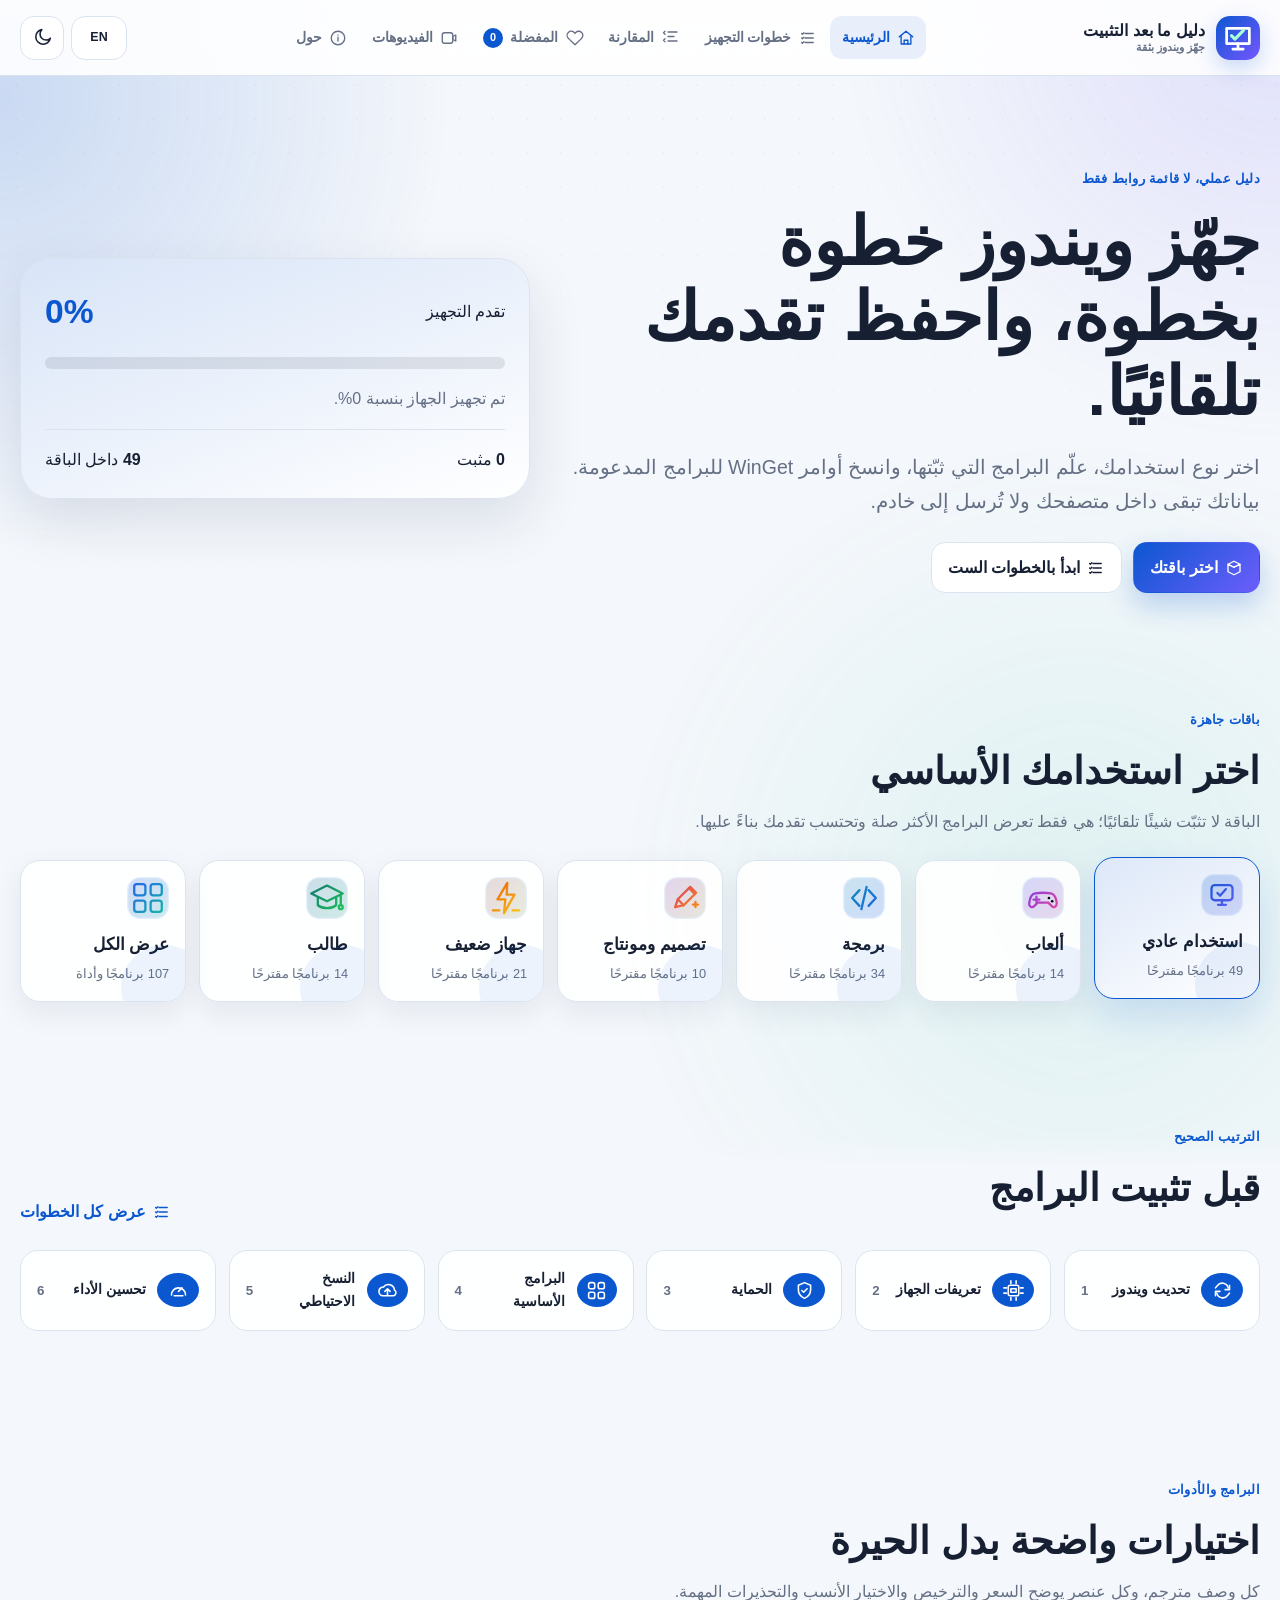
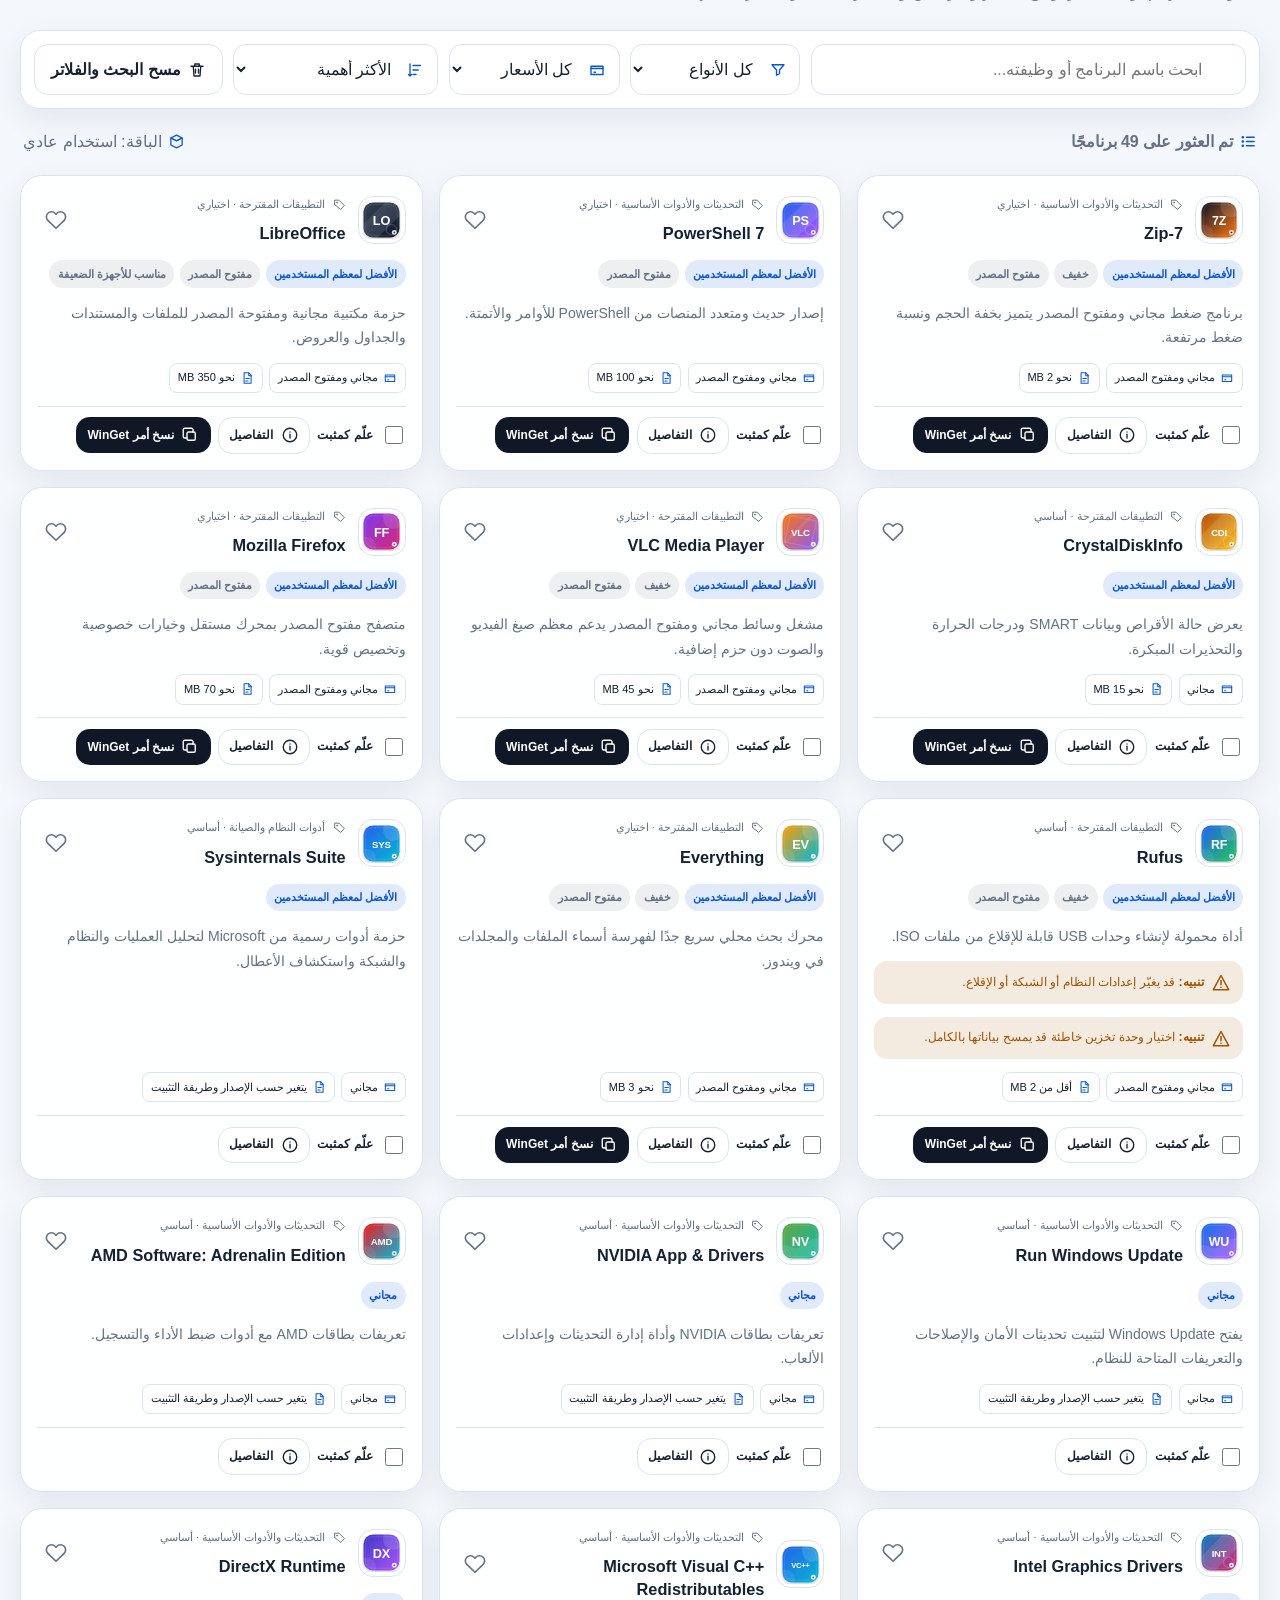
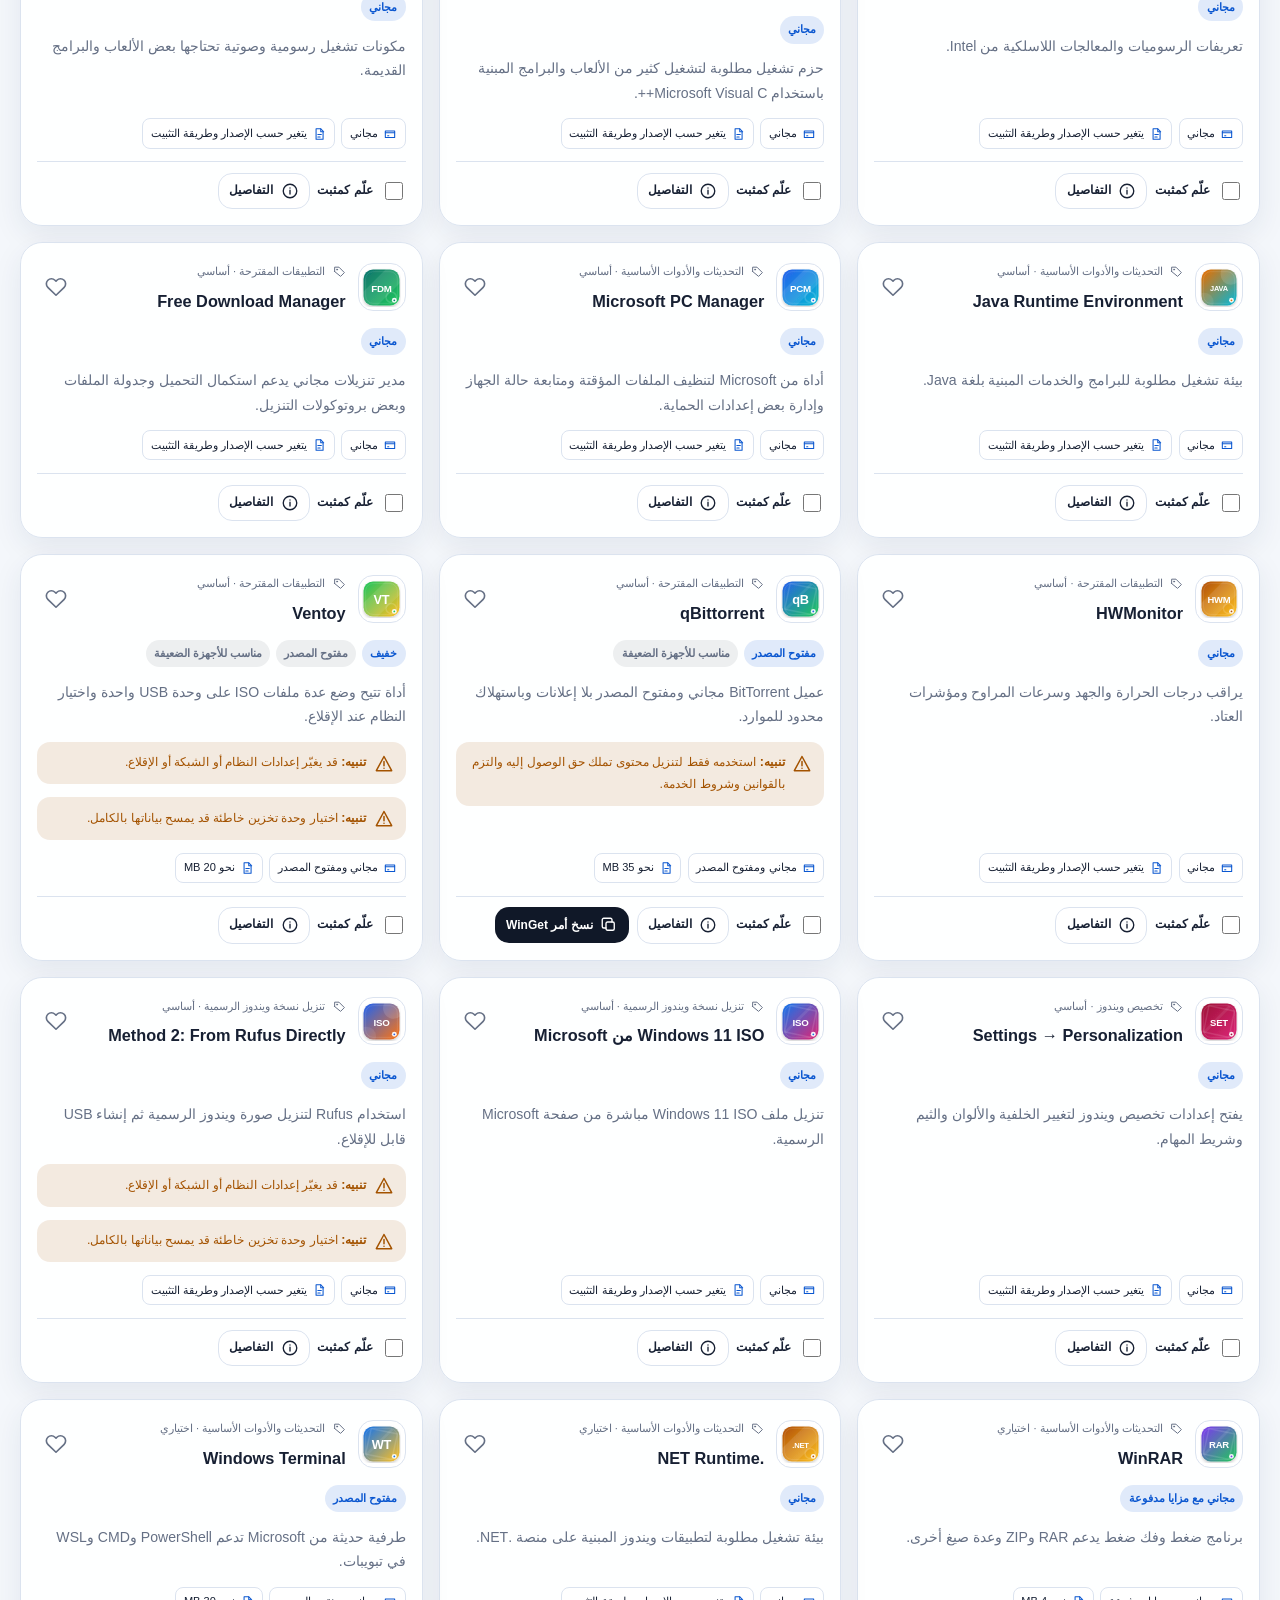
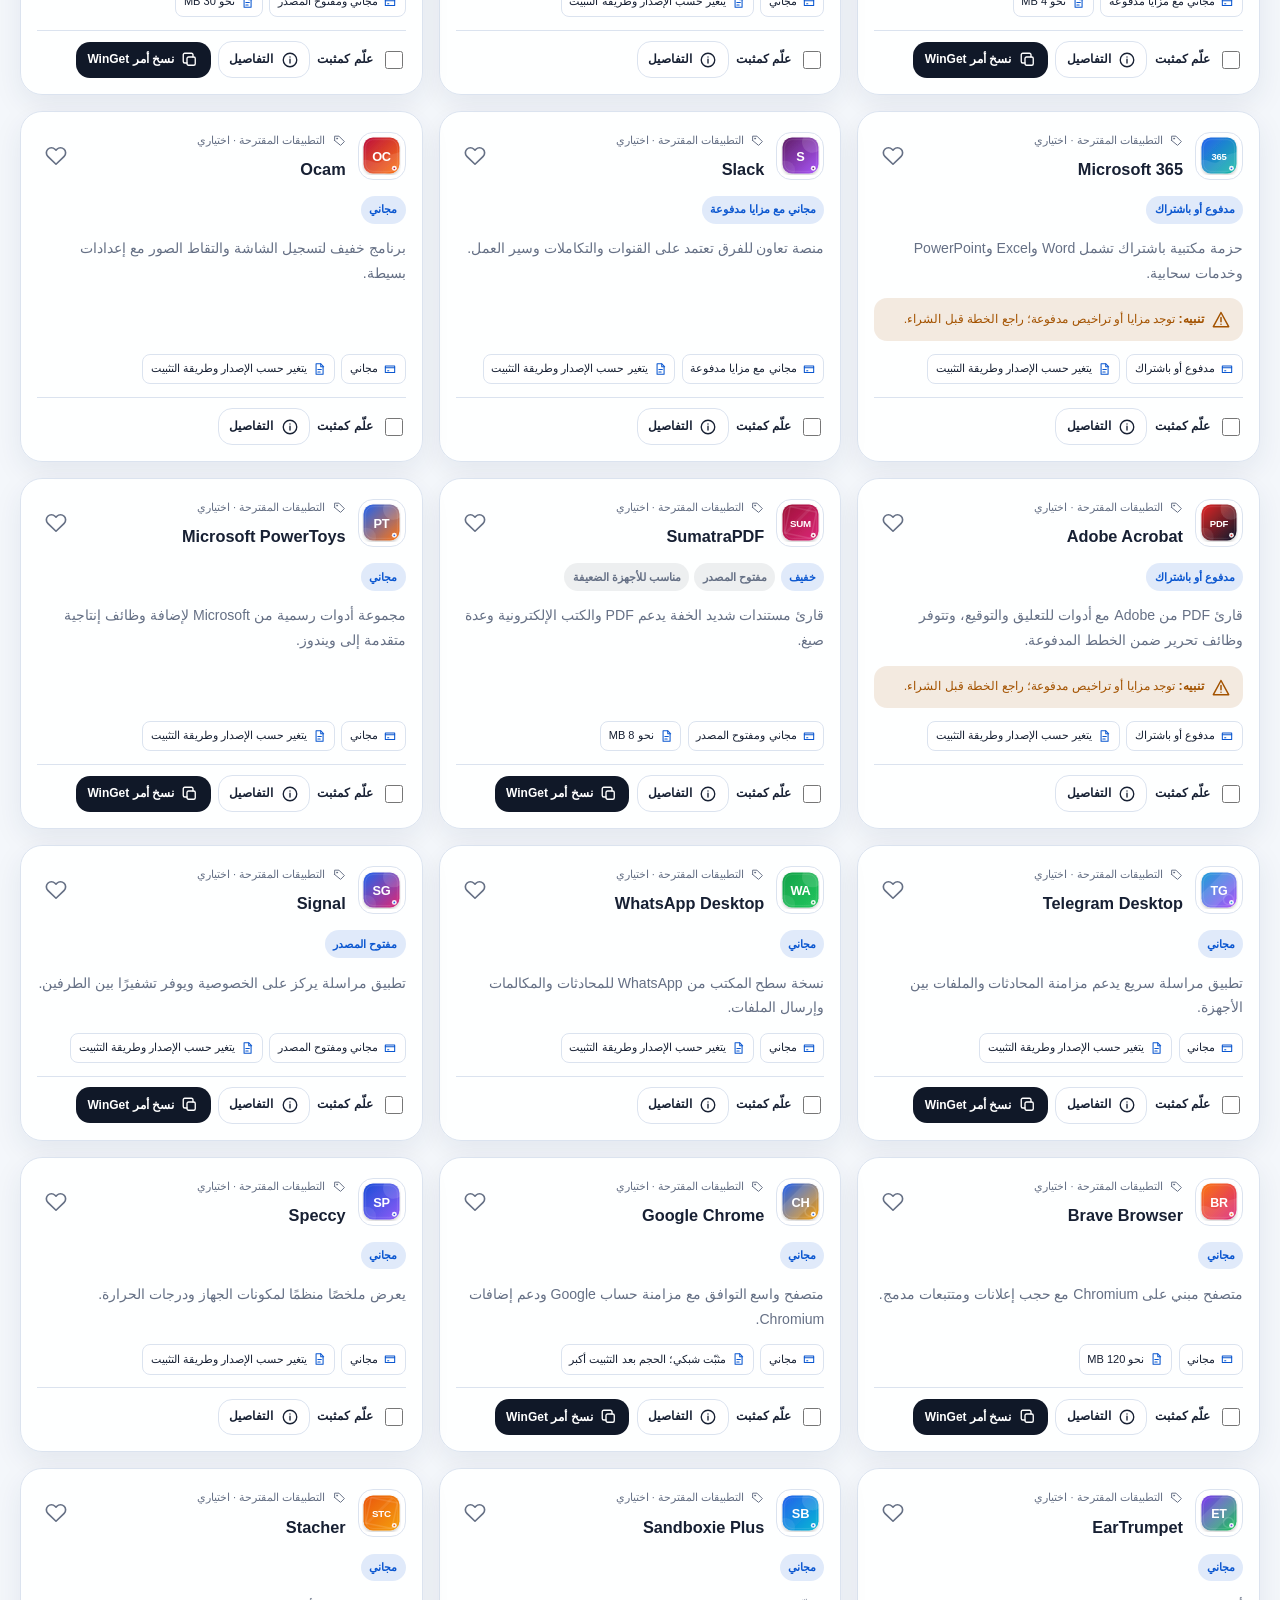
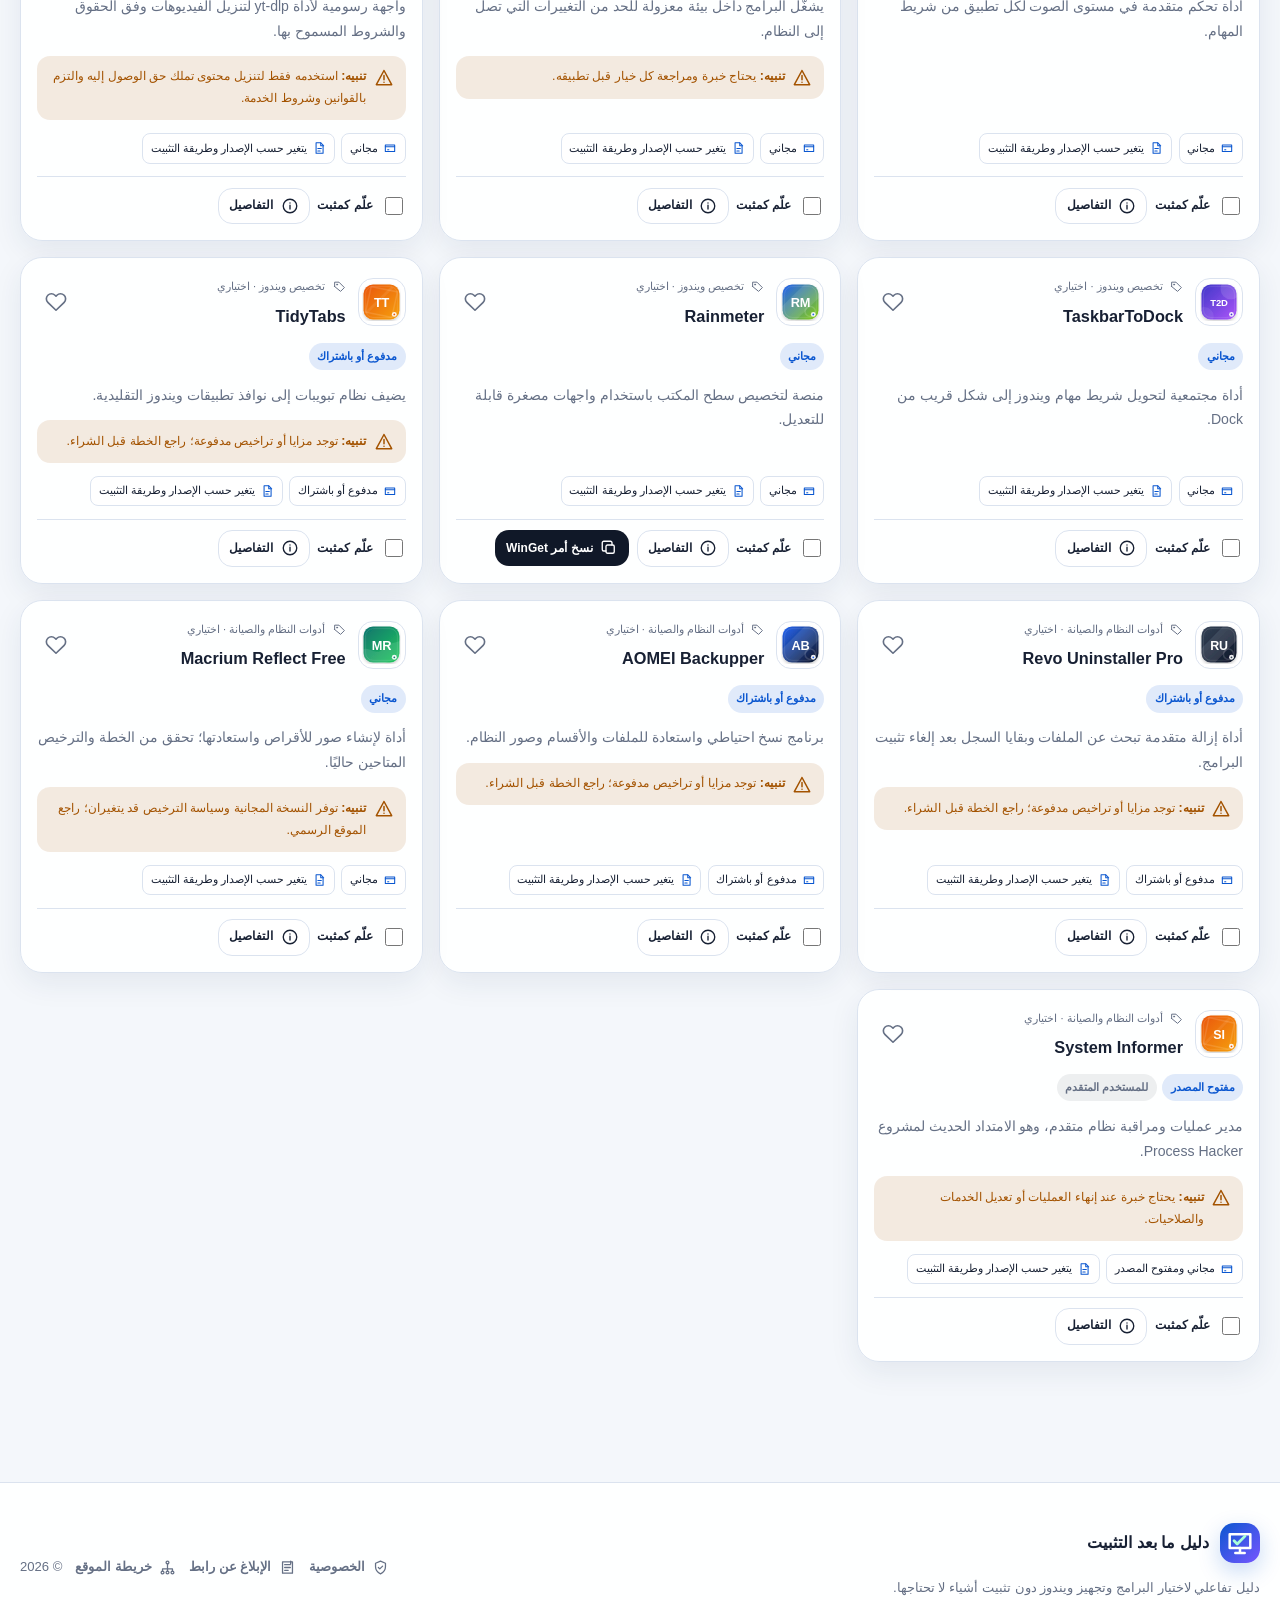
<file: index.html>
<!doctype html>
<html lang="ar" dir="rtl">
<head>
  <meta charset="utf-8">
  <meta name="viewport" content="width=device-width, initial-scale=1">
  <meta name="description" content="دليل عربي تفاعلي لاختيار برامج ويندوز حسب الاستخدام، متابعة التثبيت، المقارنة، وحفظ المفضلة.">
  <meta name="theme-color" content="#0b57d0">
  <meta name="color-scheme" content="light dark">
  <meta property="og:type" content="website">
  <meta property="og:locale" content="ar_AR">
  <meta property="og:title" content="دليل ما بعد تثبيت ويندوز">
  <meta property="og:description" content="دليل عربي تفاعلي لاختيار برامج ويندوز حسب الاستخدام، متابعة التثبيت، المقارنة، وحفظ المفضلة.">
  <meta property="og:image" content="https://your-domain.com/assets/og-image.png">
  <meta property="og:site_name" content="دليل ما بعد التثبيت">
  <meta name="twitter:image" content="https://your-domain.com/assets/og-image.png">
  <meta property="og:url" content="https://your-domain.com/index.html">
  <meta name="twitter:card" content="summary_large_image">
  <link rel="canonical" href="https://your-domain.com/index.html">
  <link rel="icon" href="favicon.svg" type="image/svg+xml">
  <link rel="alternate icon" href="favicon.ico">
<link rel="stylesheet" href="assets/styles.css">
  <title>دليل ما بعد تثبيت ويندوز</title>
  <script>try{const r=document.documentElement;const l=localStorage.getItem('post-guide-lang')||'ar';const theme=localStorage.getItem('post-guide-theme')||(matchMedia('(prefers-color-scheme: dark)').matches?'dark':'light');r.lang=l==='en'?'en':'ar';r.dir=r.lang==='ar'?'rtl':'ltr';r.dataset.lang=r.lang;r.dataset.theme=theme}catch(e){}</script>
</head>
<body data-page="home">
<div class="reading-progress" aria-hidden="true"><span data-reading-progress></span></div>
<a class="skip-link" href="#main-content">تجاوز إلى المحتوى</a>
<header class="site-header">
  <div class="container nav-wrap">
    <a class="brand" href="index.html" aria-label="دليل ما بعد التثبيت - الرئيسية">
      <img class="brand-logo" src="assets/logo.svg" alt="" width="44" height="44">
      <span class="brand-text">دليل ما بعد التثبيت<small>جهّز ويندوز بثقة</small></span>
    </a>
    <nav class="nav-links" aria-label="التنقل الرئيسي">
      <a class="nav-link" data-nav="home" href="index.html">الرئيسية</a>
      <a class="nav-link" data-nav="steps" href="steps.html">خطوات التجهيز</a>
      <a class="nav-link" data-nav="compare" href="compare.html">المقارنة</a>
      <a class="nav-link" data-nav="favorites" href="favorites.html">المفضلة <span class="nav-count" data-favorite-count>0</span></a>
      <a class="nav-link" data-nav="videos" href="videos.html">الفيديوهات</a>
      <a class="nav-link" data-nav="about" href="about.html">حول</a>
    </nav>
    <div class="nav-actions">
      <button class="icon-btn lang-btn" type="button" data-lang-toggle aria-label="Switch language">EN</button>
<button class="icon-btn" type="button" data-theme-toggle aria-label="تفعيل الوضع الليلي">◐</button>
      <button class="icon-btn menu-toggle" type="button" data-menu-toggle aria-label="فتح القائمة" aria-expanded="false">☰</button>
    </div>
  </div>
</header>
<main id="main-content">
<section class="hero hero-home"><div class="container hero-grid">
  <div><span class="eyebrow">دليل عملي، لا قائمة روابط فقط</span><h1>جهّز ويندوز خطوة بخطوة، واحفظ تقدمك تلقائيًا.</h1>
  <p class="hero-copy">اختر نوع استخدامك، علّم البرامج التي ثبّتها، وانسخ أوامر WinGet للبرامج المدعومة. بياناتك تبقى داخل متصفحك ولا تُرسل إلى خادم.</p>
  <div class="hero-actions"><a class="btn btn-primary" href="#packages">اختر باقتك</a><a class="btn btn-ghost" href="steps.html">ابدأ بالخطوات الست</a></div></div>
  <aside class="progress-card" aria-label="تقدم تجهيز الجهاز">
    <div class="progress-head"><span>تقدم التجهيز</span><strong data-progress-percent>0%</strong></div>
    <div class="progress-track"><span data-progress-bar></span></div>
    <p data-progress-text>لم تحدد أي برنامج كمثبت بعد.</p>
    <div class="mini-stats"><span><strong data-installed-count>0</strong> مثبت</span><span><strong data-package-total>0</strong> داخل الباقة</span></div>
  </aside>
</div></section>
<section class="section-sm" id="packages"><div class="container">
  <div class="section-heading"><div><span class="kicker">باقات جاهزة</span><h2>اختر استخدامك الأساسي</h2><p>الباقة لا تثبّت شيئًا تلقائيًا؛ هي فقط تعرض البرامج الأكثر صلة وتحتسب تقدمك بناءً عليها.</p></div></div>
  <div class="package-grid" id="package-selector"></div>
</div></section>
<section class="section steps-preview"><div class="container">
  <div class="section-heading"><div><span class="kicker">الترتيب الصحيح</span><h2>قبل تثبيت البرامج</h2></div><a class="text-link" href="steps.html">عرض كل الخطوات ←</a></div>
  <div class="step-strip" id="steps-preview"></div>
</div></section>
<section class="section" id="programs"><div class="container">
  <div class="section-heading"><div><span class="kicker">البرامج والأدوات</span><h2>اختيارات واضحة بدل الحيرة</h2><p>كل وصف مترجم، وكل عنصر يوضح السعر والترخيص والاختيار الأنسب والتحذيرات المهمة.</p></div></div>
  <div class="controls" id="sticky-controls">
    <label class="search"><span aria-hidden="true">⌕</span><input id="app-search" type="search" placeholder="ابحث باسم البرنامج أو وظيفته..." autocomplete="off"></label>
    <select id="type-filter" aria-label="نوع البرنامج"><option value="all">كل الأنواع</option><option value="essential">أساسي</option><option value="optional">اختياري</option><option value="dev">متقدم / مطور</option></select>
    <select id="price-filter" aria-label="السعر"><option value="all">كل الأسعار</option><option value="free">مجاني</option><option value="opensource">مفتوح المصدر</option><option value="paid">مدفوع</option></select>
    <select id="sort-filter" aria-label="الترتيب"><option value="priority">الأكثر أهمية</option><option value="name">الاسم</option><option value="free">المجاني أولًا</option><option value="opensource">المفتوح المصدر أولًا</option><option value="newest">الأحدث إضافة</option></select>
    <button class="btn btn-muted" id="clear-filters" type="button">مسح البحث والفلاتر</button>
  </div>
  <div class="results-line"><strong id="results-count">—</strong><span id="active-package-label"></span></div>
  <div class="app-grid" id="app-grid" aria-live="polite"></div>
</div></section>
</main><button class="back-top" type="button" data-back-top aria-label="العودة إلى أعلى الصفحة">↑</button>
<div class="toast" role="status" aria-live="polite" data-toast></div>
<footer class="site-footer">
  <div class="container footer-grid">
    <div>
      <a class="brand" href="index.html"><img class="brand-logo" src="assets/logo.svg" alt="" width="40" height="40"><span class="brand-text">دليل ما بعد التثبيت</span></a>
      <p class="footer-copy">دليل تفاعلي لاختيار البرامج وتجهيز ويندوز دون تثبيت أشياء لا تحتاجها.</p>
    </div>
    <div class="footer-links">
      <a href="privacy.html">الخصوصية</a><a href="report.html">الإبلاغ عن رابط</a><a href="sitemap.html">خريطة الموقع</a><span>© <span data-year></span></span>
    </div>
  </div>
</footer>
<script src="assets/data.js"></script>
<script src="assets/app.js"></script>
</body></html>
</file>
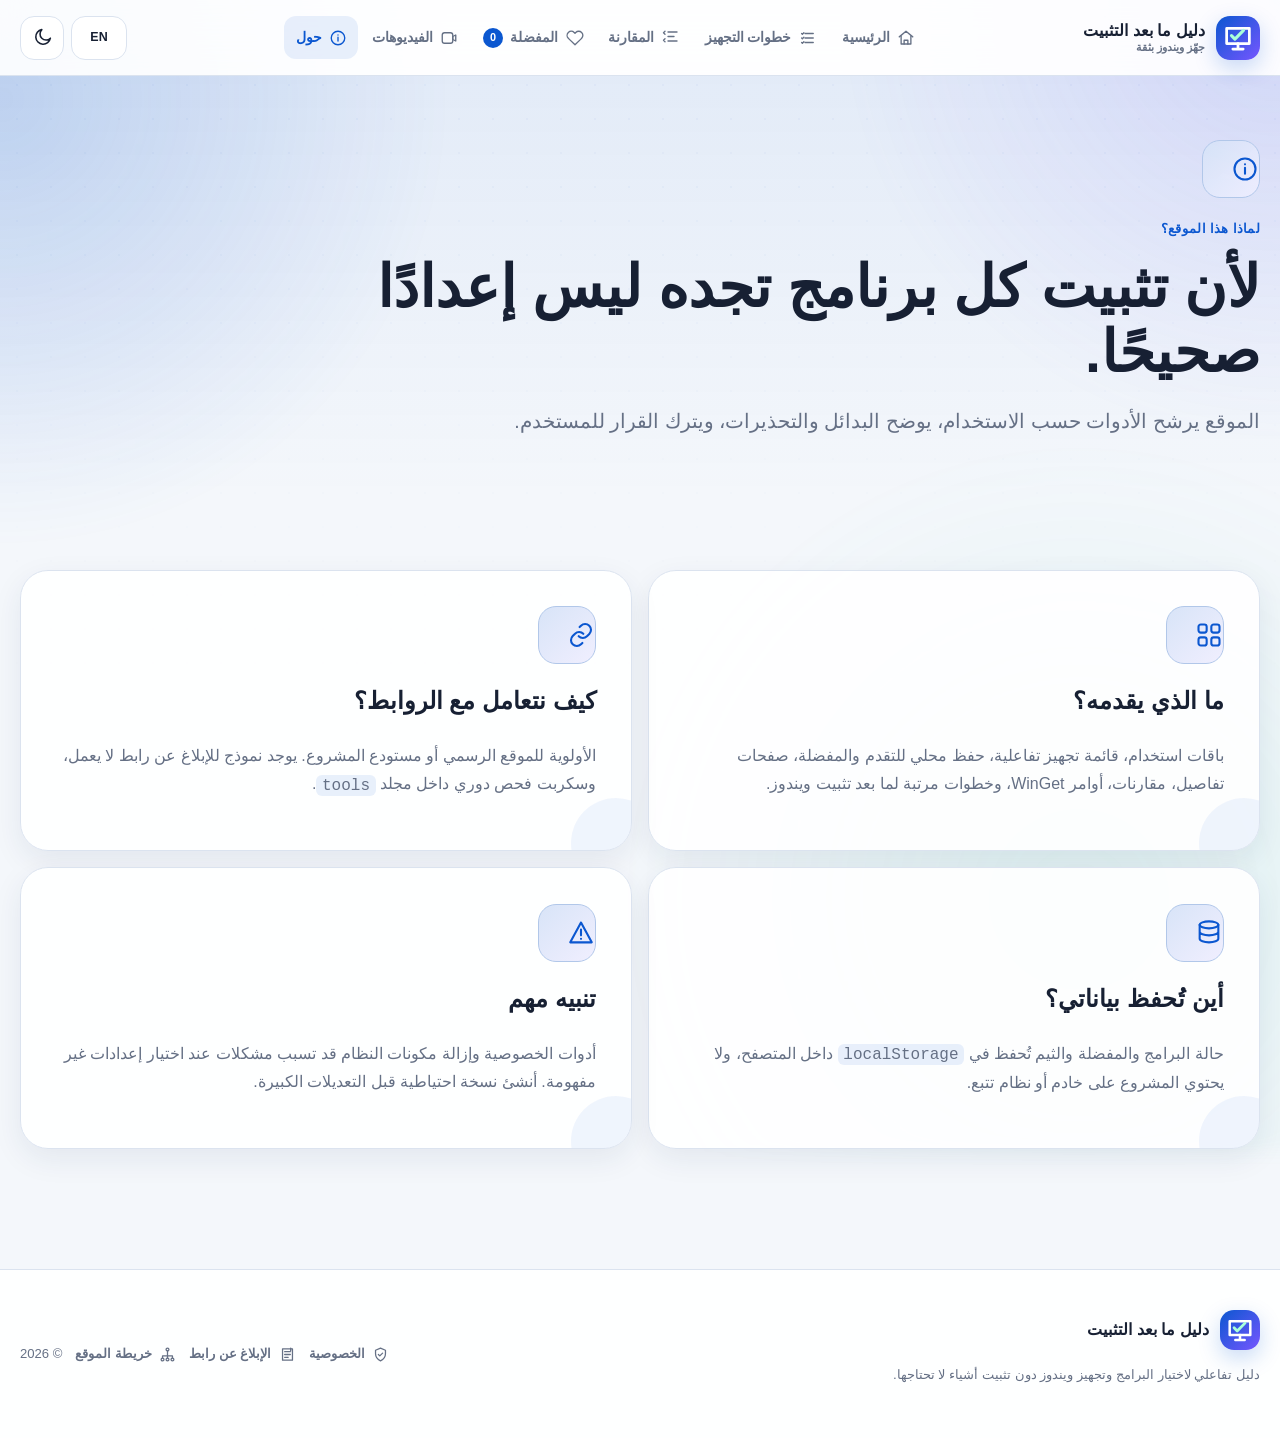
<file: about.html>
<!doctype html>
<html lang="ar" dir="rtl">
<head>
  <meta charset="utf-8">
  <meta name="viewport" content="width=device-width, initial-scale=1">
  <meta name="description" content="تعرف على هدف الموقع وطريقة حفظ البيانات ومصادر الروابط.">
  <meta name="theme-color" content="#0b57d0">
  <meta name="color-scheme" content="light dark">
  <meta property="og:type" content="website">
  <meta property="og:locale" content="ar_AR">
  <meta property="og:title" content="حول الموقع | دليل ما بعد التثبيت">
  <meta property="og:description" content="تعرف على هدف الموقع وطريقة حفظ البيانات ومصادر الروابط.">
  <meta property="og:image" content="https://your-domain.com/assets/og-image.png">
  <meta property="og:site_name" content="دليل ما بعد التثبيت">
  <meta name="twitter:image" content="https://your-domain.com/assets/og-image.png">
  <meta property="og:url" content="https://your-domain.com/about.html">
  <meta name="twitter:card" content="summary_large_image">
  <link rel="canonical" href="https://your-domain.com/about.html">
  <link rel="icon" href="favicon.svg" type="image/svg+xml">
  <link rel="alternate icon" href="favicon.ico">
<link rel="stylesheet" href="assets/styles.css">
  <title>حول الموقع | دليل ما بعد التثبيت</title>
  <script>try{const r=document.documentElement;const l=localStorage.getItem('post-guide-lang')||'ar';const theme=localStorage.getItem('post-guide-theme')||(matchMedia('(prefers-color-scheme: dark)').matches?'dark':'light');r.lang=l==='en'?'en':'ar';r.dir=r.lang==='ar'?'rtl':'ltr';r.dataset.lang=r.lang;r.dataset.theme=theme}catch(e){}</script>
</head>
<body data-page="about">
<div class="reading-progress" aria-hidden="true"><span data-reading-progress></span></div>
<a class="skip-link" href="#main-content">تجاوز إلى المحتوى</a>
<header class="site-header">
  <div class="container nav-wrap">
    <a class="brand" href="index.html" aria-label="دليل ما بعد التثبيت - الرئيسية">
      <img class="brand-logo" src="assets/logo.svg" alt="" width="44" height="44">
      <span class="brand-text">دليل ما بعد التثبيت<small>جهّز ويندوز بثقة</small></span>
    </a>
    <nav class="nav-links" aria-label="التنقل الرئيسي">
      <a class="nav-link" data-nav="home" href="index.html">الرئيسية</a>
      <a class="nav-link" data-nav="steps" href="steps.html">خطوات التجهيز</a>
      <a class="nav-link" data-nav="compare" href="compare.html">المقارنة</a>
      <a class="nav-link" data-nav="favorites" href="favorites.html">المفضلة <span class="nav-count" data-favorite-count>0</span></a>
      <a class="nav-link" data-nav="videos" href="videos.html">الفيديوهات</a>
      <a class="nav-link" data-nav="about" href="about.html">حول</a>
    </nav>
    <div class="nav-actions">
      <button class="icon-btn lang-btn" type="button" data-lang-toggle aria-label="Switch language">EN</button>
<button class="icon-btn" type="button" data-theme-toggle aria-label="تفعيل الوضع الليلي">◐</button>
      <button class="icon-btn menu-toggle" type="button" data-menu-toggle aria-label="فتح القائمة" aria-expanded="false">☰</button>
    </div>
  </div>
</header>
<main id="main-content"><section class="page-hero"><div class="container"><span class="kicker">لماذا هذا الموقع؟</span><h1>لأن تثبيت كل برنامج تجده ليس إعدادًا صحيحًا.</h1><p>الموقع يرشح الأدوات حسب الاستخدام، يوضح البدائل والتحذيرات، ويترك القرار للمستخدم.</p></div></section><section class="section"><div class="container info-grid"><article class="info-card"><h2>ما الذي يقدمه؟</h2><p>باقات استخدام، قائمة تجهيز تفاعلية، حفظ محلي للتقدم والمفضلة، صفحات تفاصيل، مقارنات، أوامر WinGet، وخطوات مرتبة لما بعد تثبيت ويندوز.</p></article><article class="info-card"><h2>كيف نتعامل مع الروابط؟</h2><p>الأولوية للموقع الرسمي أو مستودع المشروع. يوجد نموذج للإبلاغ عن رابط لا يعمل، وسكربت فحص دوري داخل مجلد <code>tools</code>.</p></article><article class="info-card"><h2>أين تُحفظ بياناتي؟</h2><p>حالة البرامج والمفضلة والثيم تُحفظ في <code>localStorage</code> داخل المتصفح، ولا يحتوي المشروع على خادم أو نظام تتبع.</p></article><article class="info-card"><h2>تنبيه مهم</h2><p>أدوات الخصوصية وإزالة مكونات النظام قد تسبب مشكلات عند اختيار إعدادات غير مفهومة. أنشئ نسخة احتياطية قبل التعديلات الكبيرة.</p></article></div></section></main><button class="back-top" type="button" data-back-top aria-label="العودة إلى أعلى الصفحة">↑</button>
<div class="toast" role="status" aria-live="polite" data-toast></div>
<footer class="site-footer">
  <div class="container footer-grid">
    <div>
      <a class="brand" href="index.html"><img class="brand-logo" src="assets/logo.svg" alt="" width="40" height="40"><span class="brand-text">دليل ما بعد التثبيت</span></a>
      <p class="footer-copy">دليل تفاعلي لاختيار البرامج وتجهيز ويندوز دون تثبيت أشياء لا تحتاجها.</p>
    </div>
    <div class="footer-links">
      <a href="privacy.html">الخصوصية</a><a href="report.html">الإبلاغ عن رابط</a><a href="sitemap.html">خريطة الموقع</a><span>© <span data-year></span></span>
    </div>
  </div>
</footer>
<script src="assets/data.js"></script>
<script src="assets/app.js"></script>
</body></html>
</file>
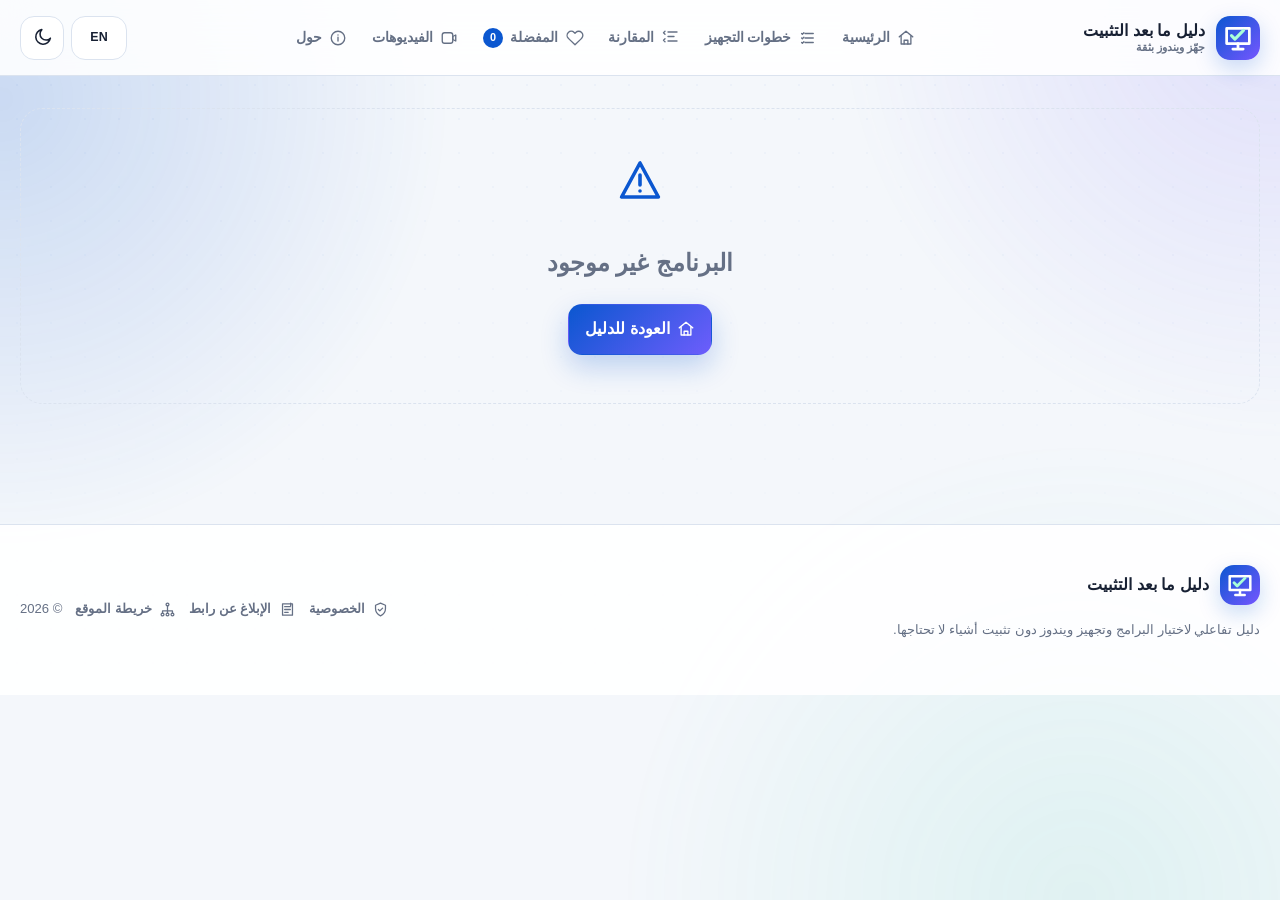
<file: app.html>
<!doctype html>
<html lang="ar" dir="rtl">
<head>
  <meta charset="utf-8">
  <meta name="viewport" content="width=device-width, initial-scale=1">
  <meta name="description" content="تفاصيل البرنامج ومميزاته وعيوبه وحجمه والبدائل وأمر WinGet والرابط الرسمي.">
  <meta name="theme-color" content="#0b57d0">
  <meta name="color-scheme" content="light dark">
  <meta property="og:type" content="website">
  <meta property="og:locale" content="ar_AR">
  <meta property="og:title" content="تفاصيل البرنامج | دليل ما بعد التثبيت">
  <meta property="og:description" content="تفاصيل البرنامج ومميزاته وعيوبه وحجمه والبدائل وأمر WinGet والرابط الرسمي.">
  <meta property="og:image" content="https://your-domain.com/assets/og-image.png">
  <meta property="og:site_name" content="دليل ما بعد التثبيت">
  <meta name="twitter:image" content="https://your-domain.com/assets/og-image.png">
  <meta property="og:url" content="https://your-domain.com/app.html">
  <meta name="twitter:card" content="summary_large_image">
  <link rel="canonical" href="https://your-domain.com/app.html">
  <link rel="icon" href="favicon.svg" type="image/svg+xml">
  <link rel="alternate icon" href="favicon.ico">
<link rel="stylesheet" href="assets/styles.css">
  <title>تفاصيل البرنامج | دليل ما بعد التثبيت</title>
  <script>try{const r=document.documentElement;const l=localStorage.getItem('post-guide-lang')||'ar';const theme=localStorage.getItem('post-guide-theme')||(matchMedia('(prefers-color-scheme: dark)').matches?'dark':'light');r.lang=l==='en'?'en':'ar';r.dir=r.lang==='ar'?'rtl':'ltr';r.dataset.lang=r.lang;r.dataset.theme=theme}catch(e){}</script>
</head>
<body data-page="app">
<div class="reading-progress" aria-hidden="true"><span data-reading-progress></span></div>
<a class="skip-link" href="#main-content">تجاوز إلى المحتوى</a>
<header class="site-header">
  <div class="container nav-wrap">
    <a class="brand" href="index.html" aria-label="دليل ما بعد التثبيت - الرئيسية">
      <img class="brand-logo" src="assets/logo.svg" alt="" width="44" height="44">
      <span class="brand-text">دليل ما بعد التثبيت<small>جهّز ويندوز بثقة</small></span>
    </a>
    <nav class="nav-links" aria-label="التنقل الرئيسي">
      <a class="nav-link" data-nav="home" href="index.html">الرئيسية</a>
      <a class="nav-link" data-nav="steps" href="steps.html">خطوات التجهيز</a>
      <a class="nav-link" data-nav="compare" href="compare.html">المقارنة</a>
      <a class="nav-link" data-nav="favorites" href="favorites.html">المفضلة <span class="nav-count" data-favorite-count>0</span></a>
      <a class="nav-link" data-nav="videos" href="videos.html">الفيديوهات</a>
      <a class="nav-link" data-nav="about" href="about.html">حول</a>
    </nav>
    <div class="nav-actions">
      <button class="icon-btn lang-btn" type="button" data-lang-toggle aria-label="Switch language">EN</button>
<button class="icon-btn" type="button" data-theme-toggle aria-label="تفعيل الوضع الليلي">◐</button>
      <button class="icon-btn menu-toggle" type="button" data-menu-toggle aria-label="فتح القائمة" aria-expanded="false">☰</button>
    </div>
  </div>
</header>
<main id="main-content"><section class="section detail-section"><div class="container" id="app-detail"><div class="skeleton-card">جارٍ تحميل بيانات البرنامج…</div></div></section></main><button class="back-top" type="button" data-back-top aria-label="العودة إلى أعلى الصفحة">↑</button>
<div class="toast" role="status" aria-live="polite" data-toast></div>
<footer class="site-footer">
  <div class="container footer-grid">
    <div>
      <a class="brand" href="index.html"><img class="brand-logo" src="assets/logo.svg" alt="" width="40" height="40"><span class="brand-text">دليل ما بعد التثبيت</span></a>
      <p class="footer-copy">دليل تفاعلي لاختيار البرامج وتجهيز ويندوز دون تثبيت أشياء لا تحتاجها.</p>
    </div>
    <div class="footer-links">
      <a href="privacy.html">الخصوصية</a><a href="report.html">الإبلاغ عن رابط</a><a href="sitemap.html">خريطة الموقع</a><span>© <span data-year></span></span>
    </div>
  </div>
</footer>
<script src="assets/data.js"></script>
<script src="assets/app.js"></script>
</body></html>
</file>
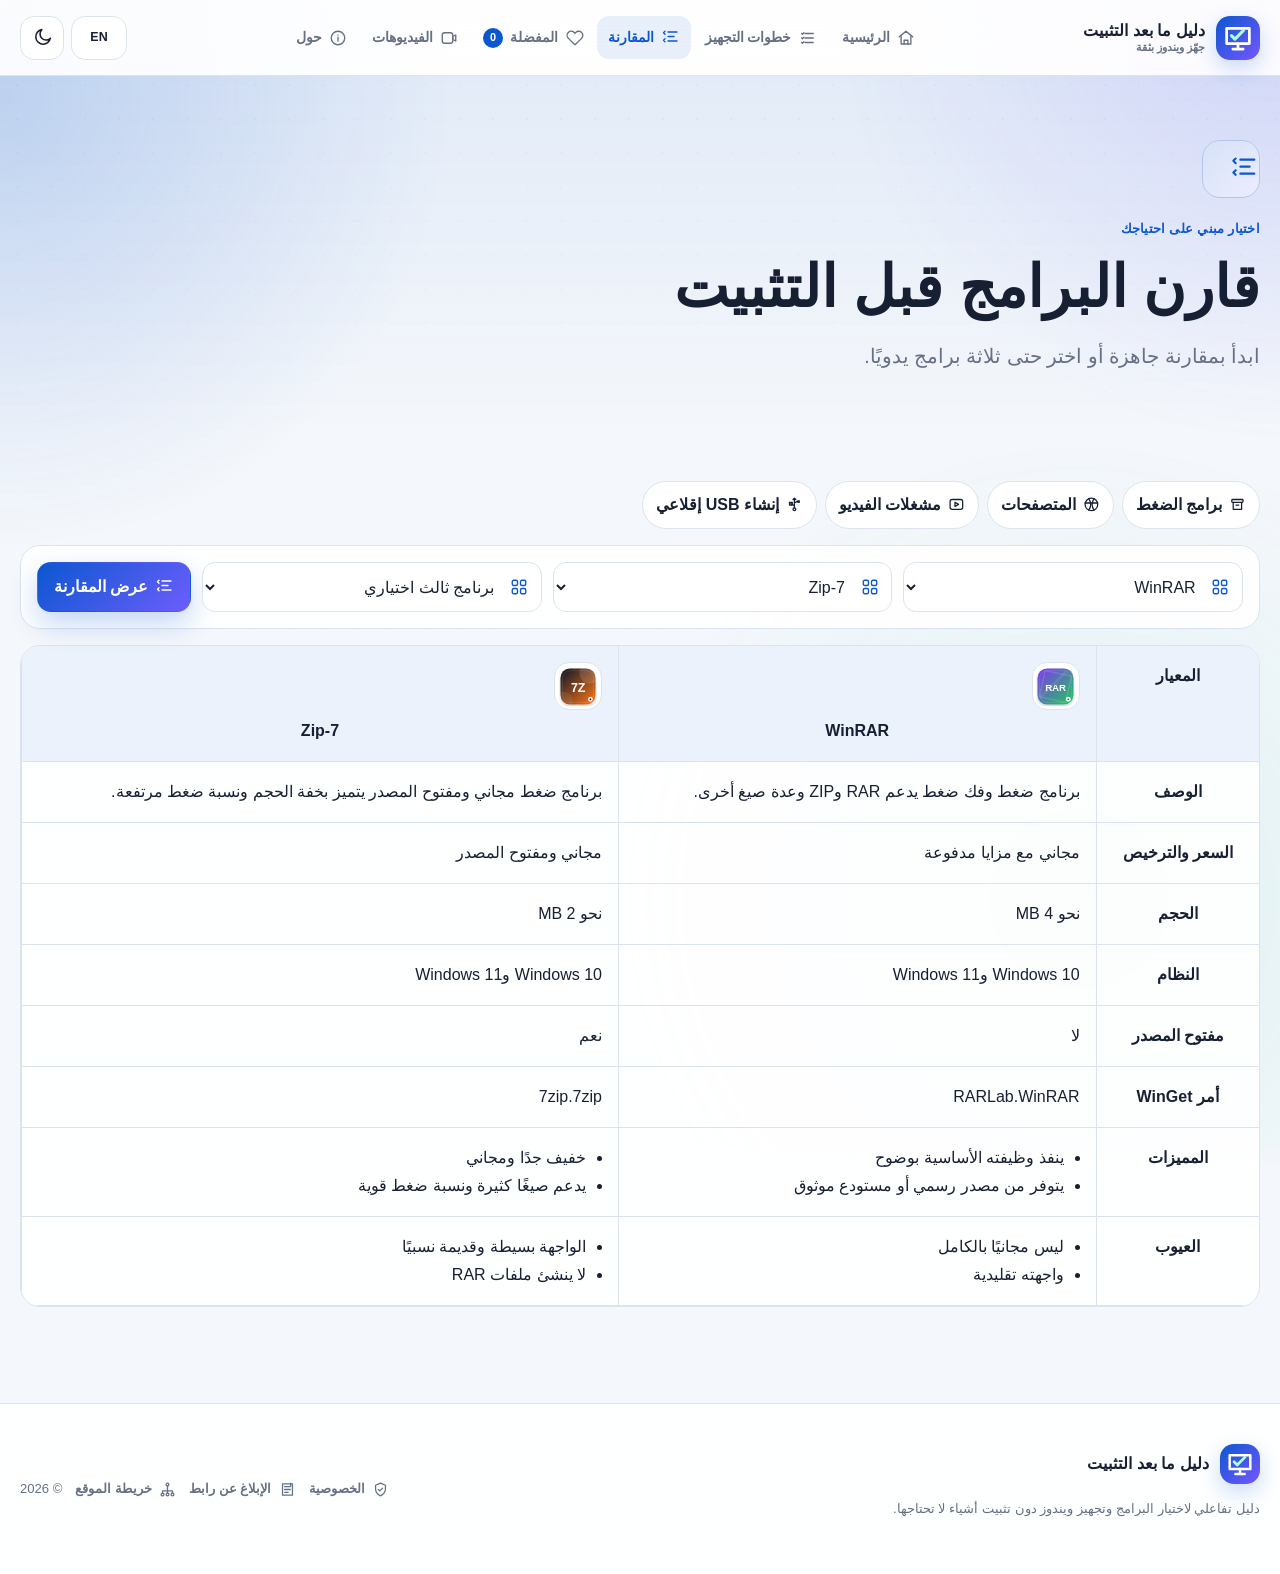
<file: compare.html>
<!doctype html>
<html lang="ar" dir="rtl">
<head>
  <meta charset="utf-8">
  <meta name="viewport" content="width=device-width, initial-scale=1">
  <meta name="description" content="قارن أشهر برامج الضغط والمتصفحات ومشغلات الفيديو وأدوات إنشاء USB.">
  <meta name="theme-color" content="#0b57d0">
  <meta name="color-scheme" content="light dark">
  <meta property="og:type" content="website">
  <meta property="og:locale" content="ar_AR">
  <meta property="og:title" content="مقارنة البرامج | دليل ما بعد التثبيت">
  <meta property="og:description" content="قارن أشهر برامج الضغط والمتصفحات ومشغلات الفيديو وأدوات إنشاء USB.">
  <meta property="og:image" content="https://your-domain.com/assets/og-image.png">
  <meta property="og:site_name" content="دليل ما بعد التثبيت">
  <meta name="twitter:image" content="https://your-domain.com/assets/og-image.png">
  <meta property="og:url" content="https://your-domain.com/compare.html">
  <meta name="twitter:card" content="summary_large_image">
  <link rel="canonical" href="https://your-domain.com/compare.html">
  <link rel="icon" href="favicon.svg" type="image/svg+xml">
  <link rel="alternate icon" href="favicon.ico">
<link rel="stylesheet" href="assets/styles.css">
  <title>مقارنة البرامج | دليل ما بعد التثبيت</title>
  <script>try{const r=document.documentElement;const l=localStorage.getItem('post-guide-lang')||'ar';const theme=localStorage.getItem('post-guide-theme')||(matchMedia('(prefers-color-scheme: dark)').matches?'dark':'light');r.lang=l==='en'?'en':'ar';r.dir=r.lang==='ar'?'rtl':'ltr';r.dataset.lang=r.lang;r.dataset.theme=theme}catch(e){}</script>
</head>
<body data-page="compare">
<div class="reading-progress" aria-hidden="true"><span data-reading-progress></span></div>
<a class="skip-link" href="#main-content">تجاوز إلى المحتوى</a>
<header class="site-header">
  <div class="container nav-wrap">
    <a class="brand" href="index.html" aria-label="دليل ما بعد التثبيت - الرئيسية">
      <img class="brand-logo" src="assets/logo.svg" alt="" width="44" height="44">
      <span class="brand-text">دليل ما بعد التثبيت<small>جهّز ويندوز بثقة</small></span>
    </a>
    <nav class="nav-links" aria-label="التنقل الرئيسي">
      <a class="nav-link" data-nav="home" href="index.html">الرئيسية</a>
      <a class="nav-link" data-nav="steps" href="steps.html">خطوات التجهيز</a>
      <a class="nav-link" data-nav="compare" href="compare.html">المقارنة</a>
      <a class="nav-link" data-nav="favorites" href="favorites.html">المفضلة <span class="nav-count" data-favorite-count>0</span></a>
      <a class="nav-link" data-nav="videos" href="videos.html">الفيديوهات</a>
      <a class="nav-link" data-nav="about" href="about.html">حول</a>
    </nav>
    <div class="nav-actions">
      <button class="icon-btn lang-btn" type="button" data-lang-toggle aria-label="Switch language">EN</button>
<button class="icon-btn" type="button" data-theme-toggle aria-label="تفعيل الوضع الليلي">◐</button>
      <button class="icon-btn menu-toggle" type="button" data-menu-toggle aria-label="فتح القائمة" aria-expanded="false">☰</button>
    </div>
  </div>
</header>
<main id="main-content"><section class="page-hero"><div class="container"><span class="kicker">اختيار مبني على احتياجك</span><h1>قارن البرامج قبل التثبيت</h1><p>ابدأ بمقارنة جاهزة أو اختر حتى ثلاثة برامج يدويًا.</p></div></section>
<section class="section-sm"><div class="container"><div class="compare-presets" id="compare-presets"></div><div class="compare-builder"><select id="compare-one"></select><select id="compare-two"></select><select id="compare-three"></select><button class="btn btn-primary" id="run-compare" type="button">عرض المقارنة</button></div><div class="compare-wrap" id="compare-result"></div></div></section></main><button class="back-top" type="button" data-back-top aria-label="العودة إلى أعلى الصفحة">↑</button>
<div class="toast" role="status" aria-live="polite" data-toast></div>
<footer class="site-footer">
  <div class="container footer-grid">
    <div>
      <a class="brand" href="index.html"><img class="brand-logo" src="assets/logo.svg" alt="" width="40" height="40"><span class="brand-text">دليل ما بعد التثبيت</span></a>
      <p class="footer-copy">دليل تفاعلي لاختيار البرامج وتجهيز ويندوز دون تثبيت أشياء لا تحتاجها.</p>
    </div>
    <div class="footer-links">
      <a href="privacy.html">الخصوصية</a><a href="report.html">الإبلاغ عن رابط</a><a href="sitemap.html">خريطة الموقع</a><span>© <span data-year></span></span>
    </div>
  </div>
</footer>
<script src="assets/data.js"></script>
<script src="assets/app.js"></script>
</body></html>
</file>
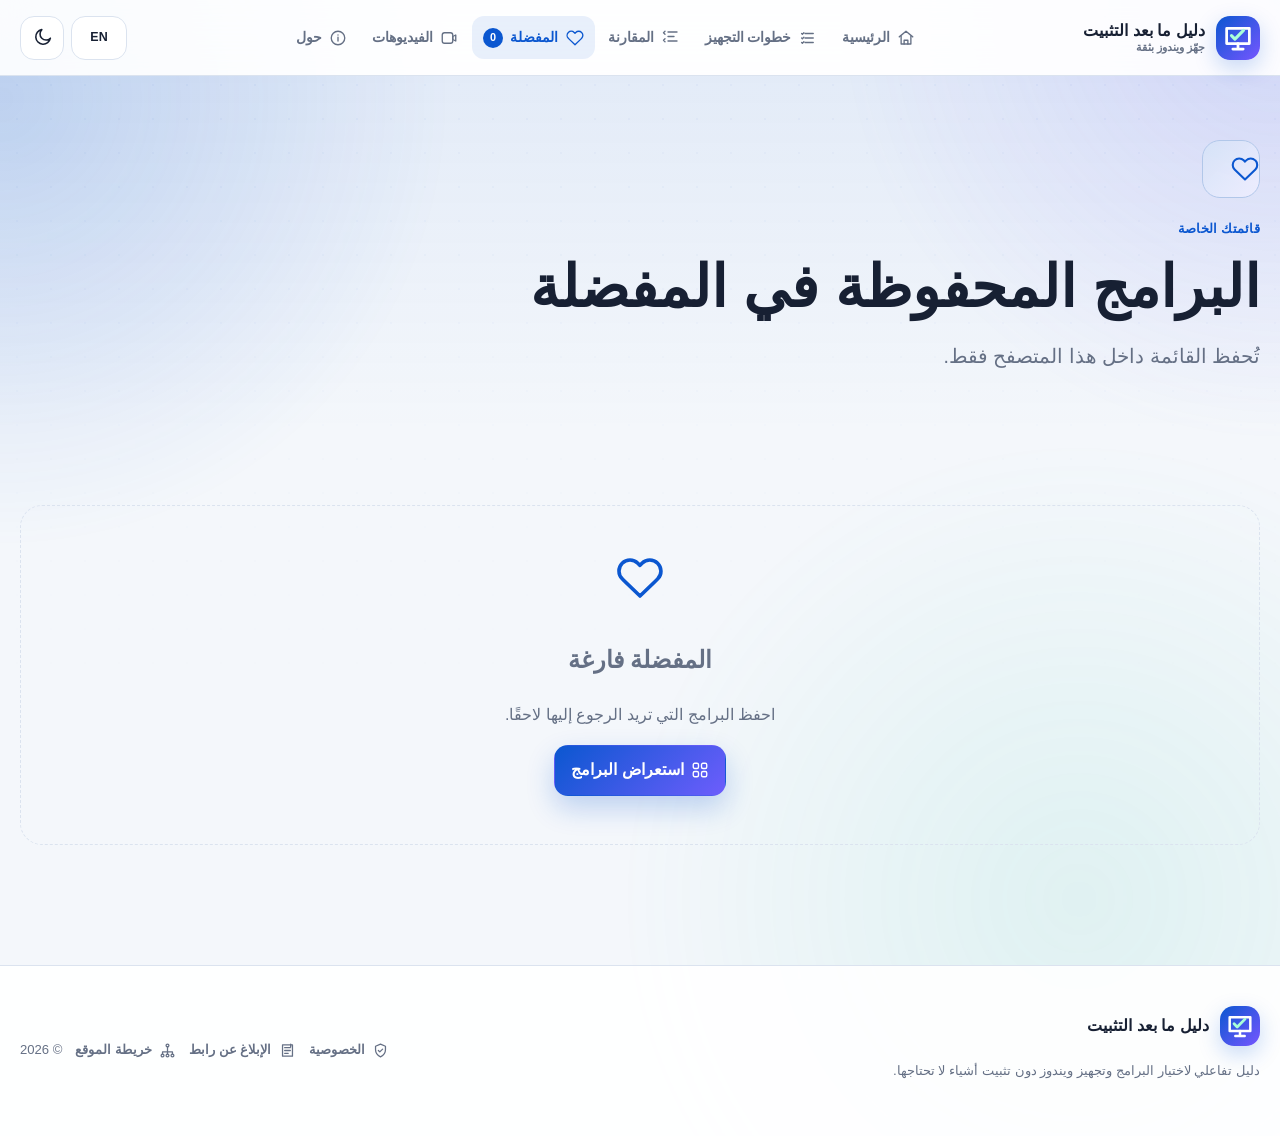
<file: favorites.html>
<!doctype html>
<html lang="ar" dir="rtl">
<head>
  <meta charset="utf-8">
  <meta name="viewport" content="width=device-width, initial-scale=1">
  <meta name="description" content="البرامج التي حفظتها في المفضلة داخل دليل ما بعد تثبيت ويندوز.">
  <meta name="theme-color" content="#0b57d0">
  <meta name="color-scheme" content="light dark">
  <meta property="og:type" content="website">
  <meta property="og:locale" content="ar_AR">
  <meta property="og:title" content="المفضلة | دليل ما بعد التثبيت">
  <meta property="og:description" content="البرامج التي حفظتها في المفضلة داخل دليل ما بعد تثبيت ويندوز.">
  <meta property="og:image" content="https://your-domain.com/assets/og-image.png">
  <meta property="og:site_name" content="دليل ما بعد التثبيت">
  <meta name="twitter:image" content="https://your-domain.com/assets/og-image.png">
  <meta property="og:url" content="https://your-domain.com/favorites.html">
  <meta name="twitter:card" content="summary_large_image">
  <link rel="canonical" href="https://your-domain.com/favorites.html">
  <link rel="icon" href="favicon.svg" type="image/svg+xml">
  <link rel="alternate icon" href="favicon.ico">
<link rel="stylesheet" href="assets/styles.css">
  <title>المفضلة | دليل ما بعد التثبيت</title>
  <script>try{const r=document.documentElement;const l=localStorage.getItem('post-guide-lang')||'ar';const theme=localStorage.getItem('post-guide-theme')||(matchMedia('(prefers-color-scheme: dark)').matches?'dark':'light');r.lang=l==='en'?'en':'ar';r.dir=r.lang==='ar'?'rtl':'ltr';r.dataset.lang=r.lang;r.dataset.theme=theme}catch(e){}</script>
</head>
<body data-page="favorites">
<div class="reading-progress" aria-hidden="true"><span data-reading-progress></span></div>
<a class="skip-link" href="#main-content">تجاوز إلى المحتوى</a>
<header class="site-header">
  <div class="container nav-wrap">
    <a class="brand" href="index.html" aria-label="دليل ما بعد التثبيت - الرئيسية">
      <img class="brand-logo" src="assets/logo.svg" alt="" width="44" height="44">
      <span class="brand-text">دليل ما بعد التثبيت<small>جهّز ويندوز بثقة</small></span>
    </a>
    <nav class="nav-links" aria-label="التنقل الرئيسي">
      <a class="nav-link" data-nav="home" href="index.html">الرئيسية</a>
      <a class="nav-link" data-nav="steps" href="steps.html">خطوات التجهيز</a>
      <a class="nav-link" data-nav="compare" href="compare.html">المقارنة</a>
      <a class="nav-link" data-nav="favorites" href="favorites.html">المفضلة <span class="nav-count" data-favorite-count>0</span></a>
      <a class="nav-link" data-nav="videos" href="videos.html">الفيديوهات</a>
      <a class="nav-link" data-nav="about" href="about.html">حول</a>
    </nav>
    <div class="nav-actions">
      <button class="icon-btn lang-btn" type="button" data-lang-toggle aria-label="Switch language">EN</button>
<button class="icon-btn" type="button" data-theme-toggle aria-label="تفعيل الوضع الليلي">◐</button>
      <button class="icon-btn menu-toggle" type="button" data-menu-toggle aria-label="فتح القائمة" aria-expanded="false">☰</button>
    </div>
  </div>
</header>
<main id="main-content"><section class="page-hero"><div class="container"><span class="kicker">قائمتك الخاصة</span><h1>البرامج المحفوظة في المفضلة</h1><p>تُحفظ القائمة داخل هذا المتصفح فقط.</p></div></section><section class="section"><div class="container"><div class="app-grid" id="favorites-grid"></div></div></section></main><button class="back-top" type="button" data-back-top aria-label="العودة إلى أعلى الصفحة">↑</button>
<div class="toast" role="status" aria-live="polite" data-toast></div>
<footer class="site-footer">
  <div class="container footer-grid">
    <div>
      <a class="brand" href="index.html"><img class="brand-logo" src="assets/logo.svg" alt="" width="40" height="40"><span class="brand-text">دليل ما بعد التثبيت</span></a>
      <p class="footer-copy">دليل تفاعلي لاختيار البرامج وتجهيز ويندوز دون تثبيت أشياء لا تحتاجها.</p>
    </div>
    <div class="footer-links">
      <a href="privacy.html">الخصوصية</a><a href="report.html">الإبلاغ عن رابط</a><a href="sitemap.html">خريطة الموقع</a><span>© <span data-year></span></span>
    </div>
  </div>
</footer>
<script src="assets/data.js"></script>
<script src="assets/app.js"></script>
</body></html>
</file>
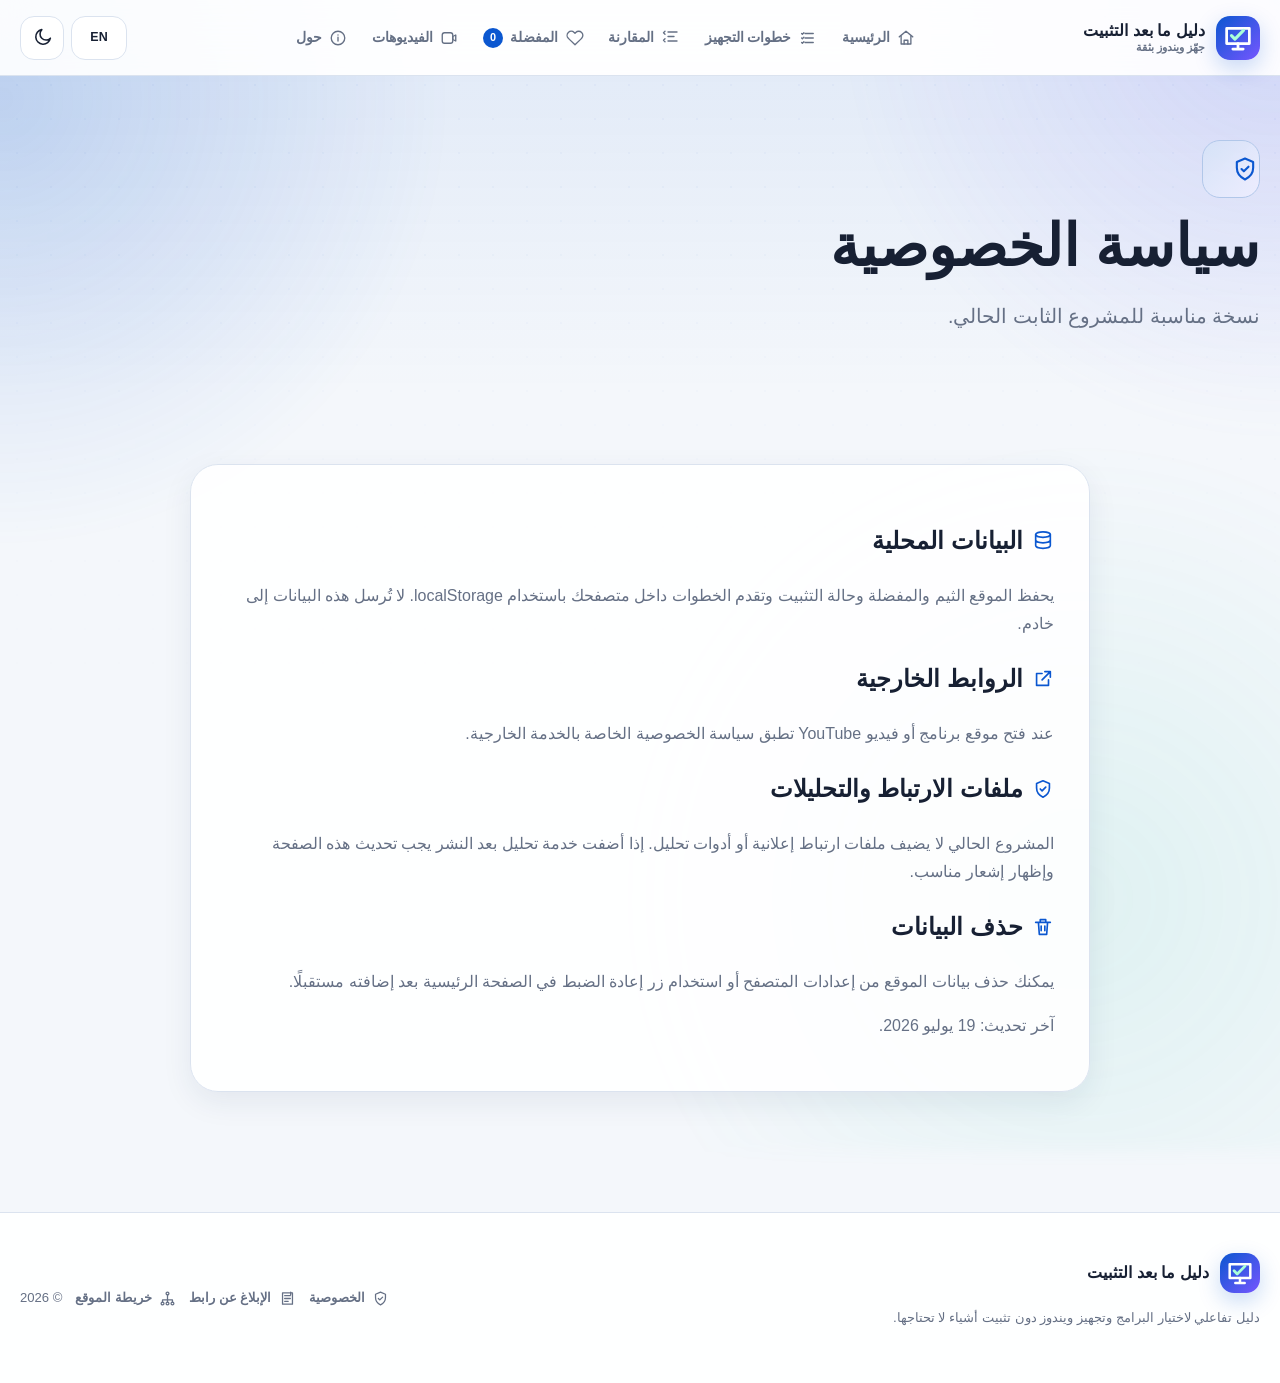
<file: privacy.html>
<!doctype html>
<html lang="ar" dir="rtl">
<head>
  <meta charset="utf-8">
  <meta name="viewport" content="width=device-width, initial-scale=1">
  <meta name="description" content="سياسة خصوصية مختصرة لموقع دليل ما بعد تثبيت ويندوز.">
  <meta name="theme-color" content="#0b57d0">
  <meta name="color-scheme" content="light dark">
  <meta property="og:type" content="website">
  <meta property="og:locale" content="ar_AR">
  <meta property="og:title" content="سياسة الخصوصية | دليل ما بعد التثبيت">
  <meta property="og:description" content="سياسة خصوصية مختصرة لموقع دليل ما بعد تثبيت ويندوز.">
  <meta property="og:image" content="https://your-domain.com/assets/og-image.png">
  <meta property="og:site_name" content="دليل ما بعد التثبيت">
  <meta name="twitter:image" content="https://your-domain.com/assets/og-image.png">
  <meta property="og:url" content="https://your-domain.com/privacy.html">
  <meta name="twitter:card" content="summary_large_image">
  <link rel="canonical" href="https://your-domain.com/privacy.html">
  <link rel="icon" href="favicon.svg" type="image/svg+xml">
  <link rel="alternate icon" href="favicon.ico">
<link rel="stylesheet" href="assets/styles.css">
  <title>سياسة الخصوصية | دليل ما بعد التثبيت</title>
  <script>try{const r=document.documentElement;const l=localStorage.getItem('post-guide-lang')||'ar';const theme=localStorage.getItem('post-guide-theme')||(matchMedia('(prefers-color-scheme: dark)').matches?'dark':'light');r.lang=l==='en'?'en':'ar';r.dir=r.lang==='ar'?'rtl':'ltr';r.dataset.lang=r.lang;r.dataset.theme=theme}catch(e){}</script>
</head>
<body data-page="privacy">
<div class="reading-progress" aria-hidden="true"><span data-reading-progress></span></div>
<a class="skip-link" href="#main-content">تجاوز إلى المحتوى</a>
<header class="site-header">
  <div class="container nav-wrap">
    <a class="brand" href="index.html" aria-label="دليل ما بعد التثبيت - الرئيسية">
      <img class="brand-logo" src="assets/logo.svg" alt="" width="44" height="44">
      <span class="brand-text">دليل ما بعد التثبيت<small>جهّز ويندوز بثقة</small></span>
    </a>
    <nav class="nav-links" aria-label="التنقل الرئيسي">
      <a class="nav-link" data-nav="home" href="index.html">الرئيسية</a>
      <a class="nav-link" data-nav="steps" href="steps.html">خطوات التجهيز</a>
      <a class="nav-link" data-nav="compare" href="compare.html">المقارنة</a>
      <a class="nav-link" data-nav="favorites" href="favorites.html">المفضلة <span class="nav-count" data-favorite-count>0</span></a>
      <a class="nav-link" data-nav="videos" href="videos.html">الفيديوهات</a>
      <a class="nav-link" data-nav="about" href="about.html">حول</a>
    </nav>
    <div class="nav-actions">
      <button class="icon-btn lang-btn" type="button" data-lang-toggle aria-label="Switch language">EN</button>
<button class="icon-btn" type="button" data-theme-toggle aria-label="تفعيل الوضع الليلي">◐</button>
      <button class="icon-btn menu-toggle" type="button" data-menu-toggle aria-label="فتح القائمة" aria-expanded="false">☰</button>
    </div>
  </div>
</header>
<main id="main-content"><section class="page-hero"><div class="container"><h1>سياسة الخصوصية</h1><p>نسخة مناسبة للمشروع الثابت الحالي.</p></div></section><section class="section"><div class="container prose"><h2>البيانات المحلية</h2><p>يحفظ الموقع الثيم والمفضلة وحالة التثبيت وتقدم الخطوات داخل متصفحك باستخدام localStorage. لا تُرسل هذه البيانات إلى خادم.</p><h2>الروابط الخارجية</h2><p>عند فتح موقع برنامج أو فيديو YouTube تطبق سياسة الخصوصية الخاصة بالخدمة الخارجية.</p><h2>ملفات الارتباط والتحليلات</h2><p>المشروع الحالي لا يضيف ملفات ارتباط إعلانية أو أدوات تحليل. إذا أضفت خدمة تحليل بعد النشر يجب تحديث هذه الصفحة وإظهار إشعار مناسب.</p><h2>حذف البيانات</h2><p>يمكنك حذف بيانات الموقع من إعدادات المتصفح أو استخدام زر إعادة الضبط في الصفحة الرئيسية بعد إضافته مستقبلًا.</p><p class="muted">آخر تحديث: 19 يوليو 2026.</p></div></section></main><button class="back-top" type="button" data-back-top aria-label="العودة إلى أعلى الصفحة">↑</button>
<div class="toast" role="status" aria-live="polite" data-toast></div>
<footer class="site-footer">
  <div class="container footer-grid">
    <div>
      <a class="brand" href="index.html"><img class="brand-logo" src="assets/logo.svg" alt="" width="40" height="40"><span class="brand-text">دليل ما بعد التثبيت</span></a>
      <p class="footer-copy">دليل تفاعلي لاختيار البرامج وتجهيز ويندوز دون تثبيت أشياء لا تحتاجها.</p>
    </div>
    <div class="footer-links">
      <a href="privacy.html">الخصوصية</a><a href="report.html">الإبلاغ عن رابط</a><a href="sitemap.html">خريطة الموقع</a><span>© <span data-year></span></span>
    </div>
  </div>
</footer>
<script src="assets/data.js"></script>
<script src="assets/app.js"></script>
</body></html>
</file>
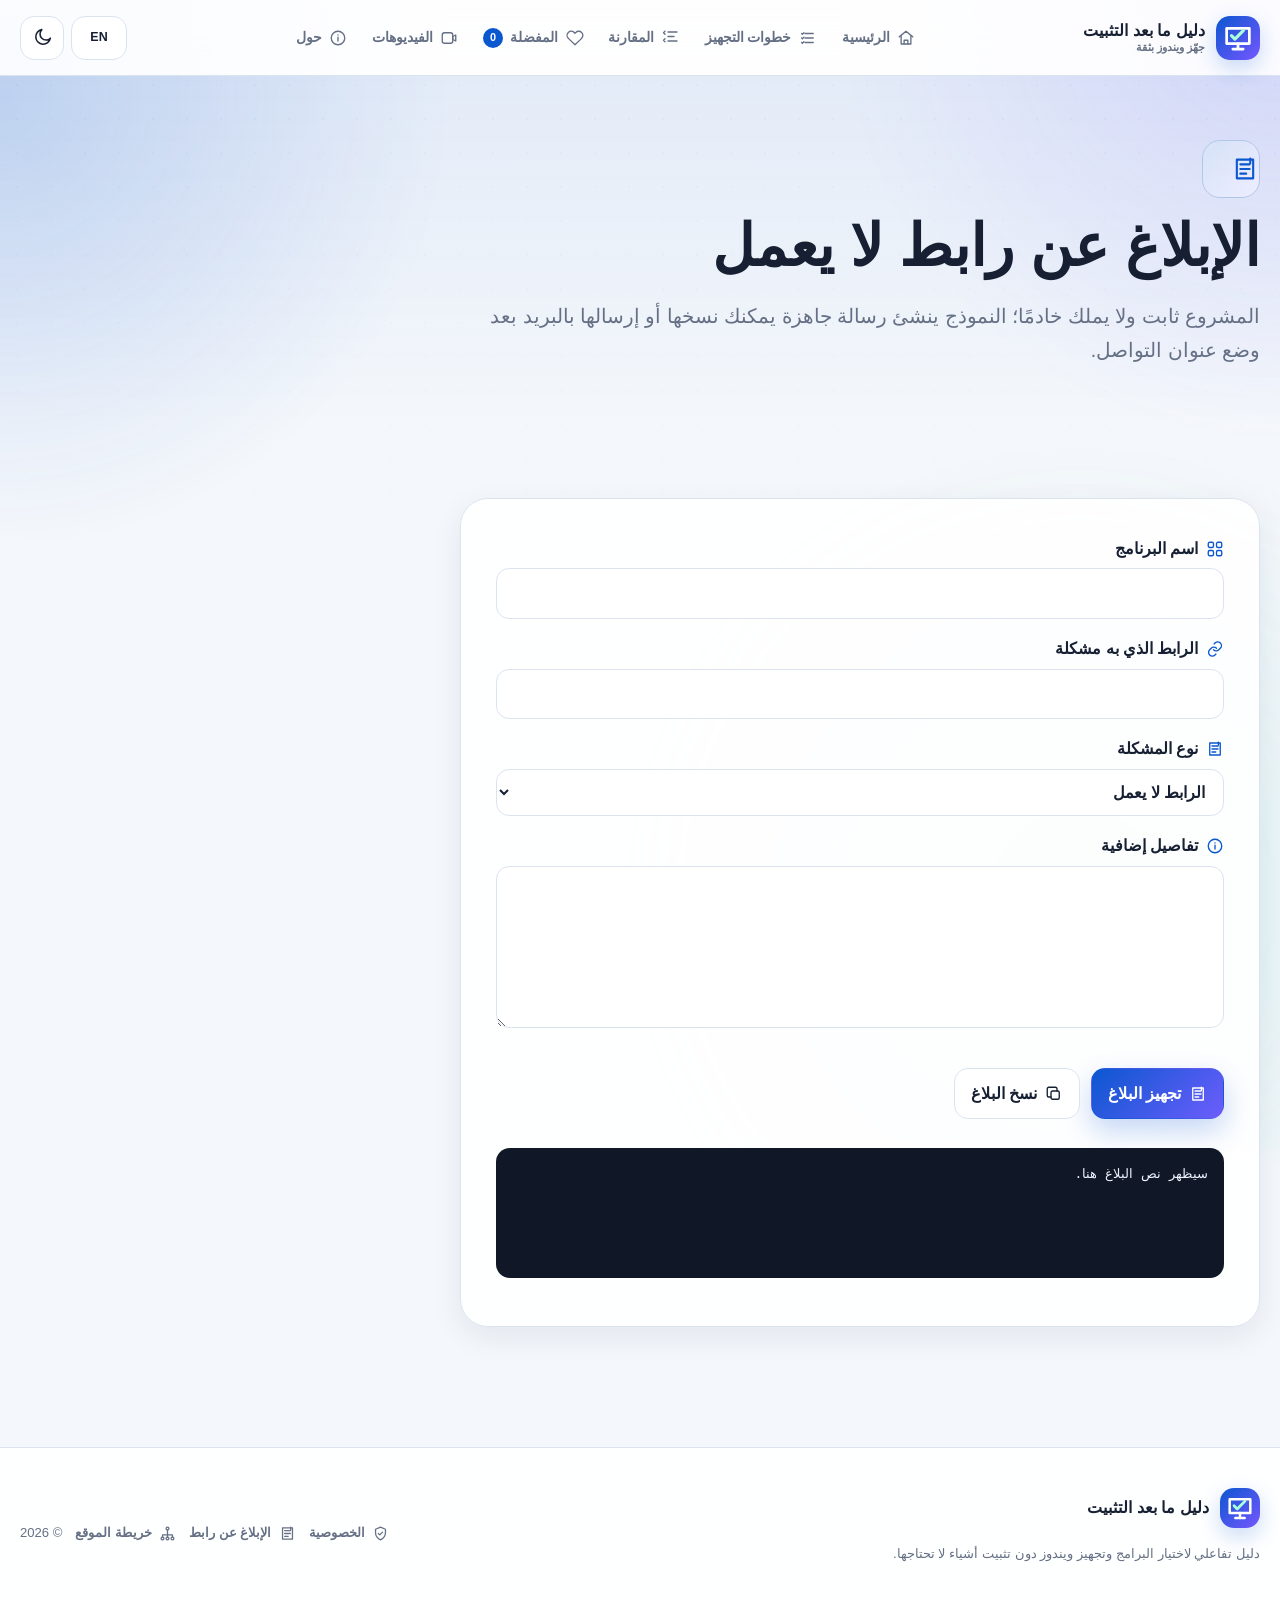
<file: report.html>
<!doctype html>
<html lang="ar" dir="rtl">
<head>
  <meta charset="utf-8">
  <meta name="viewport" content="width=device-width, initial-scale=1">
  <meta name="description" content="أبلغ عن رابط برنامج لا يعمل أو يفتح مصدرًا غير رسمي.">
  <meta name="theme-color" content="#0b57d0">
  <meta name="color-scheme" content="light dark">
  <meta property="og:type" content="website">
  <meta property="og:locale" content="ar_AR">
  <meta property="og:title" content="الإبلاغ عن رابط | دليل ما بعد التثبيت">
  <meta property="og:description" content="أبلغ عن رابط برنامج لا يعمل أو يفتح مصدرًا غير رسمي.">
  <meta property="og:image" content="https://your-domain.com/assets/og-image.png">
  <meta property="og:site_name" content="دليل ما بعد التثبيت">
  <meta name="twitter:image" content="https://your-domain.com/assets/og-image.png">
  <meta property="og:url" content="https://your-domain.com/report.html">
  <meta name="twitter:card" content="summary_large_image">
  <link rel="canonical" href="https://your-domain.com/report.html">
  <link rel="icon" href="favicon.svg" type="image/svg+xml">
  <link rel="alternate icon" href="favicon.ico">
<link rel="stylesheet" href="assets/styles.css">
  <title>الإبلاغ عن رابط | دليل ما بعد التثبيت</title>
  <script>try{const r=document.documentElement;const l=localStorage.getItem('post-guide-lang')||'ar';const theme=localStorage.getItem('post-guide-theme')||(matchMedia('(prefers-color-scheme: dark)').matches?'dark':'light');r.lang=l==='en'?'en':'ar';r.dir=r.lang==='ar'?'rtl':'ltr';r.dataset.lang=r.lang;r.dataset.theme=theme}catch(e){}</script>
</head>
<body data-page="report">
<div class="reading-progress" aria-hidden="true"><span data-reading-progress></span></div>
<a class="skip-link" href="#main-content">تجاوز إلى المحتوى</a>
<header class="site-header">
  <div class="container nav-wrap">
    <a class="brand" href="index.html" aria-label="دليل ما بعد التثبيت - الرئيسية">
      <img class="brand-logo" src="assets/logo.svg" alt="" width="44" height="44">
      <span class="brand-text">دليل ما بعد التثبيت<small>جهّز ويندوز بثقة</small></span>
    </a>
    <nav class="nav-links" aria-label="التنقل الرئيسي">
      <a class="nav-link" data-nav="home" href="index.html">الرئيسية</a>
      <a class="nav-link" data-nav="steps" href="steps.html">خطوات التجهيز</a>
      <a class="nav-link" data-nav="compare" href="compare.html">المقارنة</a>
      <a class="nav-link" data-nav="favorites" href="favorites.html">المفضلة <span class="nav-count" data-favorite-count>0</span></a>
      <a class="nav-link" data-nav="videos" href="videos.html">الفيديوهات</a>
      <a class="nav-link" data-nav="about" href="about.html">حول</a>
    </nav>
    <div class="nav-actions">
      <button class="icon-btn lang-btn" type="button" data-lang-toggle aria-label="Switch language">EN</button>
<button class="icon-btn" type="button" data-theme-toggle aria-label="تفعيل الوضع الليلي">◐</button>
      <button class="icon-btn menu-toggle" type="button" data-menu-toggle aria-label="فتح القائمة" aria-expanded="false">☰</button>
    </div>
  </div>
</header>
<main id="main-content"><section class="page-hero"><div class="container"><h1>الإبلاغ عن رابط لا يعمل</h1><p>المشروع ثابت ولا يملك خادمًا؛ النموذج ينشئ رسالة جاهزة يمكنك نسخها أو إرسالها بالبريد بعد وضع عنوان التواصل.</p></div></section><section class="section"><div class="container"><form class="report-form" id="report-form"><label>اسم البرنامج<input id="report-app" required></label><label>الرابط الذي به مشكلة<input id="report-url" type="url" required></label><label>نوع المشكلة<select id="report-type"><option>الرابط لا يعمل</option><option>الرابط غير رسمي</option><option>المعلومات قديمة</option><option>مشكلة أخرى</option></select></label><label>تفاصيل إضافية<textarea id="report-notes" rows="5"></textarea></label><div class="form-actions"><button class="btn btn-primary" type="submit">تجهيز البلاغ</button><button class="btn btn-muted" type="button" id="copy-report">نسخ البلاغ</button></div><pre id="report-output" class="report-output">سيظهر نص البلاغ هنا.</pre></form></div></section></main><button class="back-top" type="button" data-back-top aria-label="العودة إلى أعلى الصفحة">↑</button>
<div class="toast" role="status" aria-live="polite" data-toast></div>
<footer class="site-footer">
  <div class="container footer-grid">
    <div>
      <a class="brand" href="index.html"><img class="brand-logo" src="assets/logo.svg" alt="" width="40" height="40"><span class="brand-text">دليل ما بعد التثبيت</span></a>
      <p class="footer-copy">دليل تفاعلي لاختيار البرامج وتجهيز ويندوز دون تثبيت أشياء لا تحتاجها.</p>
    </div>
    <div class="footer-links">
      <a href="privacy.html">الخصوصية</a><a href="report.html">الإبلاغ عن رابط</a><a href="sitemap.html">خريطة الموقع</a><span>© <span data-year></span></span>
    </div>
  </div>
</footer>
<script src="assets/data.js"></script>
<script src="assets/app.js"></script>
</body></html>
</file>
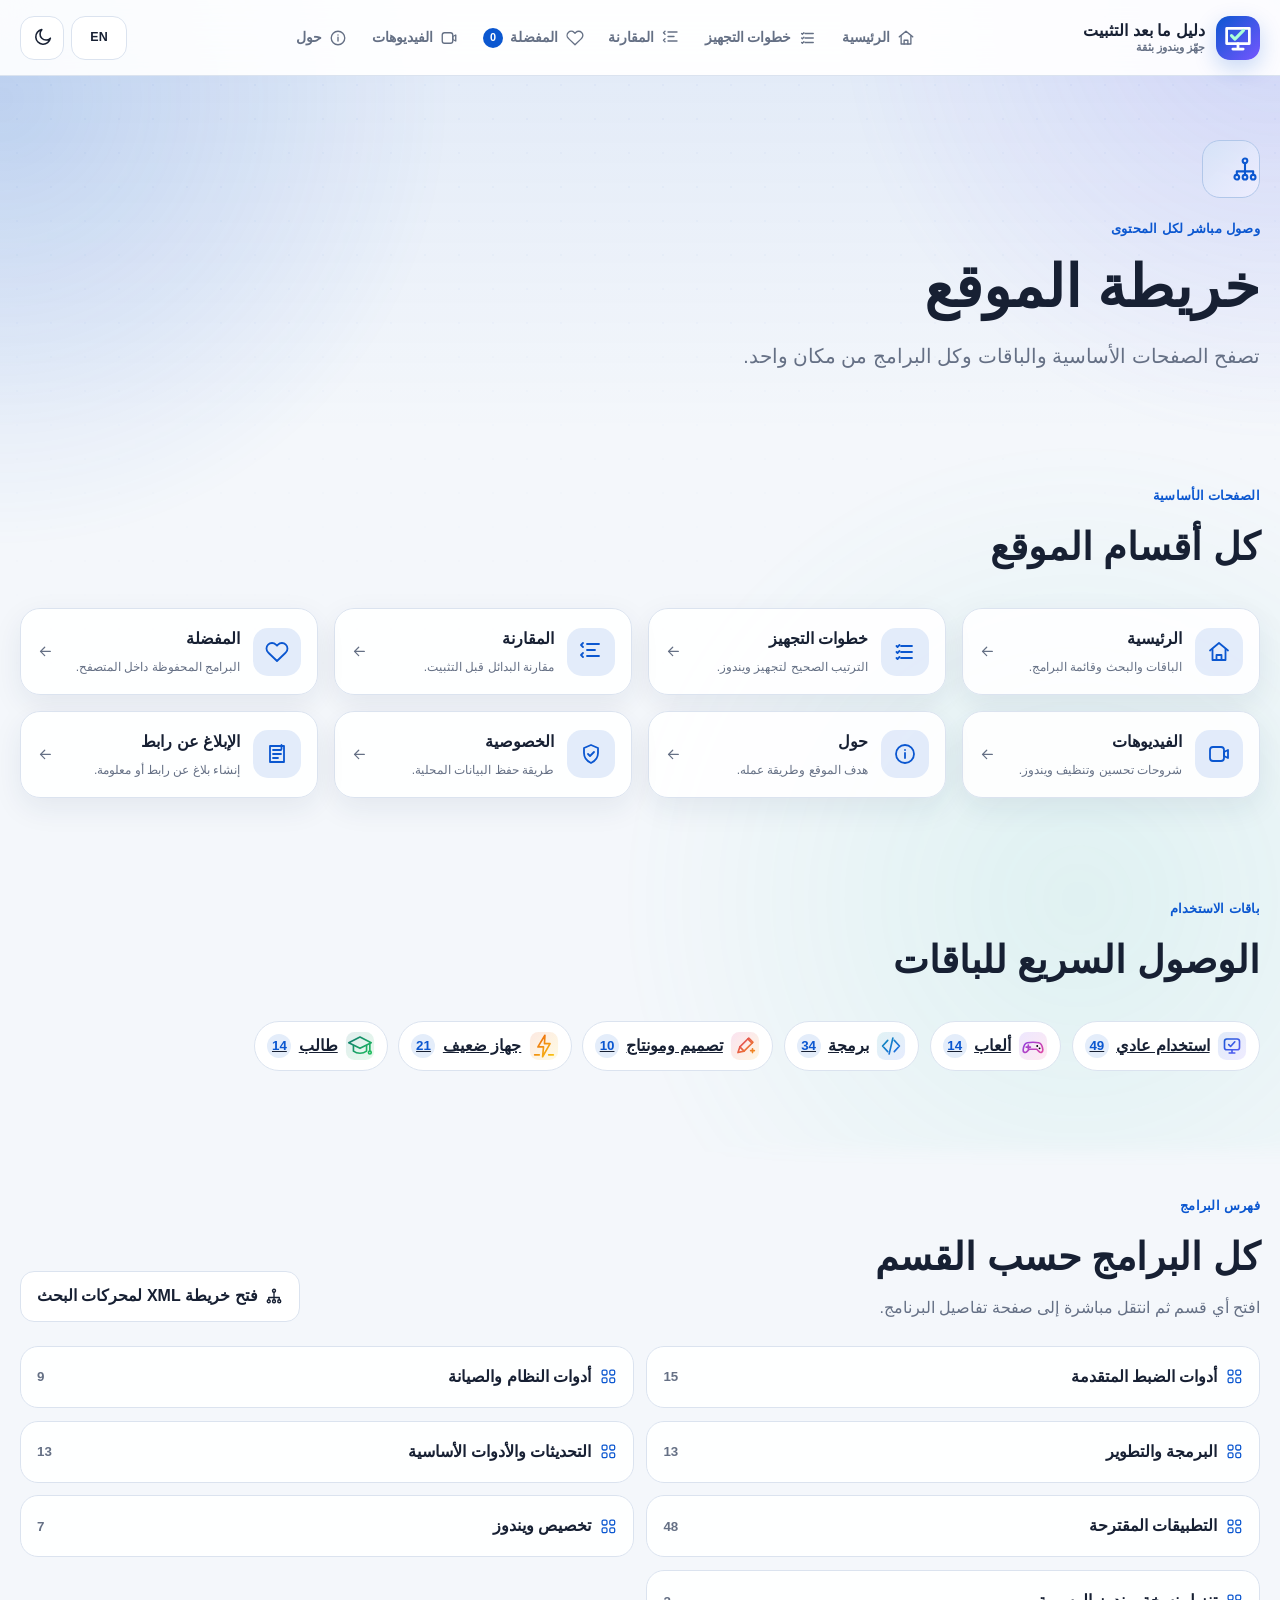
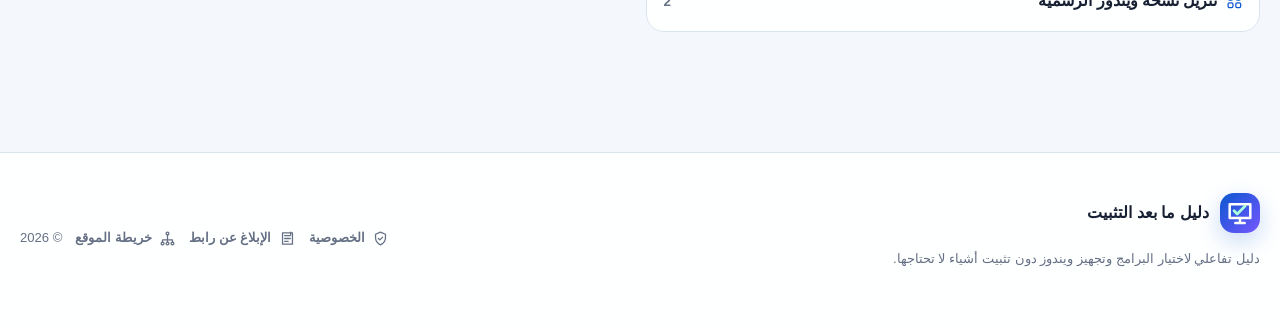
<file: sitemap.html>
<!doctype html>
<html lang="ar" dir="rtl">
<head>
  <meta charset="utf-8">
  <meta name="viewport" content="width=device-width, initial-scale=1">
  <meta name="description" content="خريطة شاملة لصفحات الموقع والباقات وكل البرامج المتاحة.">
  <meta name="theme-color" content="#0b57d0">
  <meta name="color-scheme" content="light dark">
  <meta property="og:type" content="website">
  <meta property="og:locale" content="ar_AR">
  <meta property="og:title" content="خريطة الموقع | دليل ما بعد التثبيت">
  <meta property="og:description" content="خريطة شاملة لصفحات الموقع والباقات وكل البرامج المتاحة.">
  <meta property="og:image" content="https://your-domain.com/assets/og-image.png">
  <meta property="og:site_name" content="دليل ما بعد التثبيت">
  <meta name="twitter:image" content="https://your-domain.com/assets/og-image.png">
  <meta property="og:url" content="https://your-domain.com/sitemap.html">
  <meta name="twitter:card" content="summary_large_image">
  <link rel="canonical" href="https://your-domain.com/sitemap.html">
  <link rel="icon" href="favicon.svg" type="image/svg+xml">
  <link rel="alternate icon" href="favicon.ico">
<link rel="stylesheet" href="assets/styles.css">
  <title>خريطة الموقع | دليل ما بعد التثبيت</title>
  <script>try{const r=document.documentElement;const l=localStorage.getItem('post-guide-lang')||'ar';const theme=localStorage.getItem('post-guide-theme')||(matchMedia('(prefers-color-scheme: dark)').matches?'dark':'light');r.lang=l==='en'?'en':'ar';r.dir=r.lang==='ar'?'rtl':'ltr';r.dataset.lang=r.lang;r.dataset.theme=theme}catch(e){}</script>
</head>
<body data-page="sitemap">
<div class="reading-progress" aria-hidden="true"><span data-reading-progress></span></div>
<a class="skip-link" href="#main-content">تجاوز إلى المحتوى</a>
<header class="site-header">
  <div class="container nav-wrap">
    <a class="brand" href="index.html" aria-label="دليل ما بعد التثبيت - الرئيسية">
      <img class="brand-logo" src="assets/logo.svg" alt="" width="44" height="44">
      <span class="brand-text">دليل ما بعد التثبيت<small>جهّز ويندوز بثقة</small></span>
    </a>
    <nav class="nav-links" aria-label="التنقل الرئيسي">
      <a class="nav-link" data-nav="home" href="index.html">الرئيسية</a>
      <a class="nav-link" data-nav="steps" href="steps.html">خطوات التجهيز</a>
      <a class="nav-link" data-nav="compare" href="compare.html">المقارنة</a>
      <a class="nav-link" data-nav="favorites" href="favorites.html">المفضلة <span class="nav-count" data-favorite-count>0</span></a>
      <a class="nav-link" data-nav="videos" href="videos.html">الفيديوهات</a>
      <a class="nav-link" data-nav="about" href="about.html">حول</a>
    </nav>
    <div class="nav-actions">
      <button class="icon-btn lang-btn" type="button" data-lang-toggle aria-label="Switch language">EN</button>
<button class="icon-btn" type="button" data-theme-toggle aria-label="تفعيل الوضع الليلي">◐</button>
      <button class="icon-btn menu-toggle" type="button" data-menu-toggle aria-label="فتح القائمة" aria-expanded="false">☰</button>
    </div>
  </div>
</header>
<main id="main-content">
<section class="page-hero"><div class="container"><span class="kicker">وصول مباشر لكل المحتوى</span><h1>خريطة الموقع</h1><p>تصفح الصفحات الأساسية والباقات وكل البرامج من مكان واحد.</p></div></section>
<section class="section-sm"><div class="container"><div class="section-heading"><div><span class="kicker">الصفحات الأساسية</span><h2>كل أقسام الموقع</h2></div></div><div class="sitemap-grid" id="sitemap-pages"></div></div></section>
<section class="section-sm"><div class="container"><div class="section-heading"><div><span class="kicker">باقات الاستخدام</span><h2>الوصول السريع للباقات</h2></div></div><div class="sitemap-packages" id="sitemap-packages"></div></div></section>
<section class="section"><div class="container"><div class="section-heading"><div><span class="kicker">فهرس البرامج</span><h2>كل البرامج حسب القسم</h2><p>افتح أي قسم ثم انتقل مباشرة إلى صفحة تفاصيل البرنامج.</p></div><a class="btn btn-muted" id="sitemap-xml-link" href="sitemap.xml">خريطة XML</a></div><div class="sitemap-apps" id="sitemap-apps"></div></div></section>
</main><button class="back-top" type="button" data-back-top aria-label="العودة إلى أعلى الصفحة">↑</button>
<div class="toast" role="status" aria-live="polite" data-toast></div>
<footer class="site-footer">
  <div class="container footer-grid">
    <div>
      <a class="brand" href="index.html"><img class="brand-logo" src="assets/logo.svg" alt="" width="40" height="40"><span class="brand-text">دليل ما بعد التثبيت</span></a>
      <p class="footer-copy">دليل تفاعلي لاختيار البرامج وتجهيز ويندوز دون تثبيت أشياء لا تحتاجها.</p>
    </div>
    <div class="footer-links">
      <a href="privacy.html">الخصوصية</a><a href="report.html">الإبلاغ عن رابط</a><a href="sitemap.html">خريطة الموقع</a><span>© <span data-year></span></span>
    </div>
  </div>
</footer>
<script src="assets/data.js"></script>
<script src="assets/app.js"></script>
</body></html>
</file>
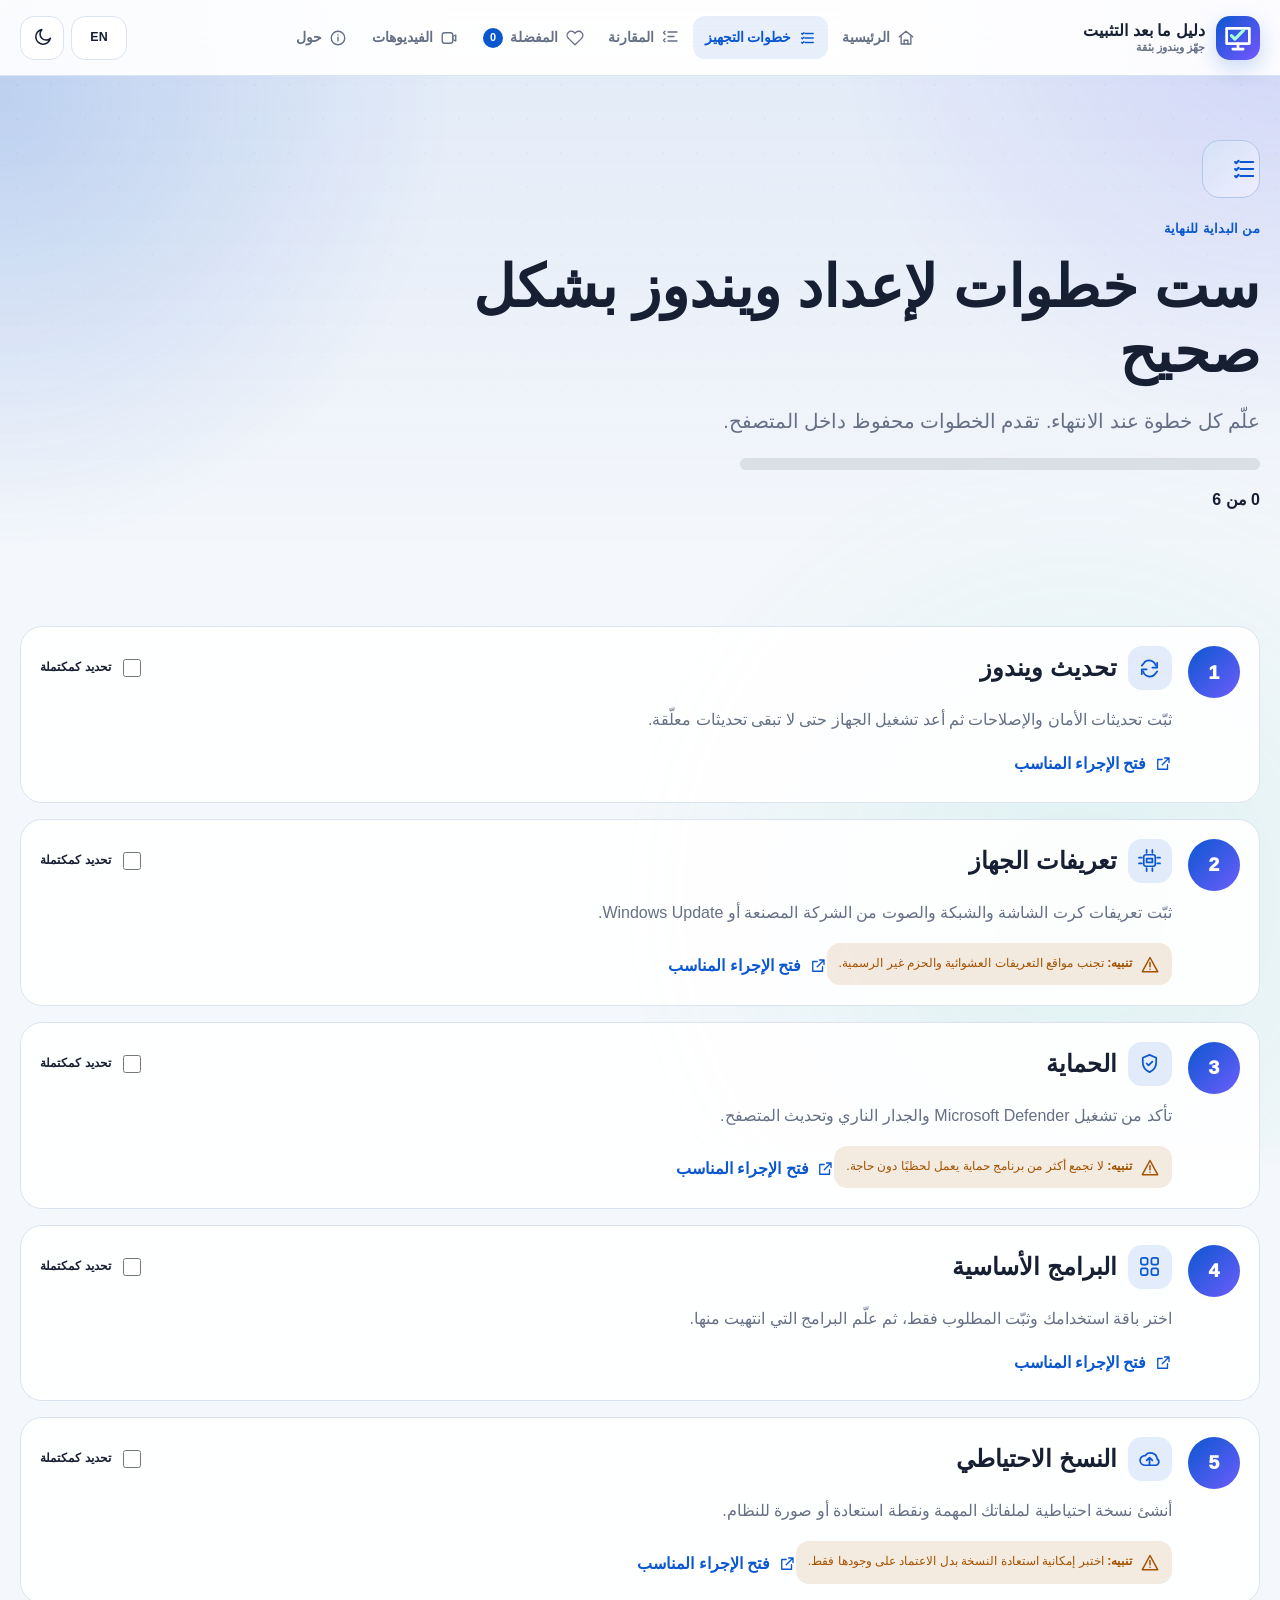
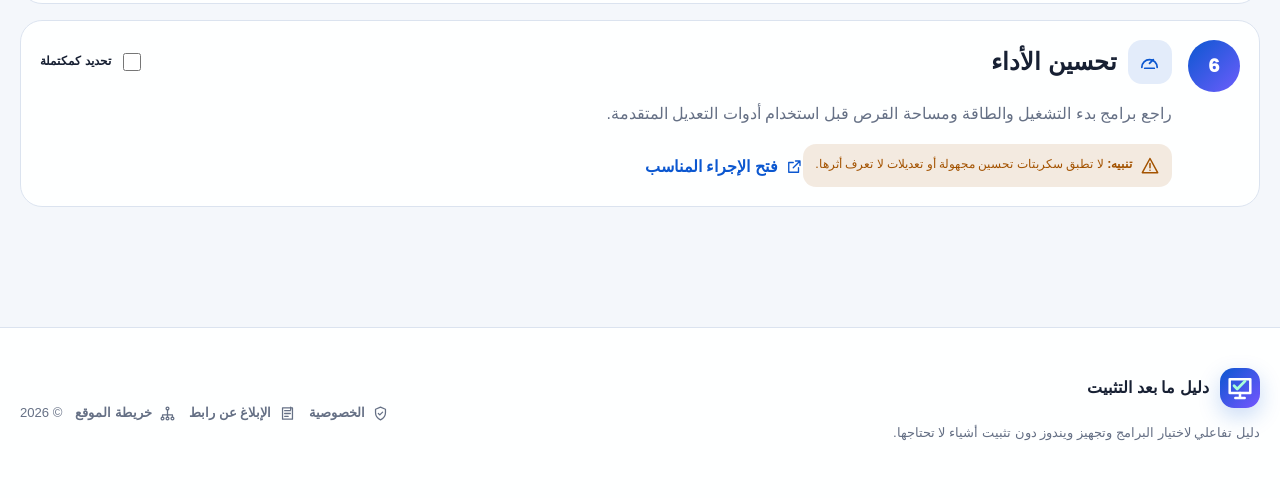
<file: steps.html>
<!doctype html>
<html lang="ar" dir="rtl">
<head>
  <meta charset="utf-8">
  <meta name="viewport" content="width=device-width, initial-scale=1">
  <meta name="description" content="الترتيب الصحيح بعد تثبيت ويندوز: تحديثات، تعريفات، حماية، برامج، نسخ احتياطي وتحسين الأداء.">
  <meta name="theme-color" content="#0b57d0">
  <meta name="color-scheme" content="light dark">
  <meta property="og:type" content="website">
  <meta property="og:locale" content="ar_AR">
  <meta property="og:title" content="خطوات ما بعد تثبيت ويندوز">
  <meta property="og:description" content="الترتيب الصحيح بعد تثبيت ويندوز: تحديثات، تعريفات، حماية، برامج، نسخ احتياطي وتحسين الأداء.">
  <meta property="og:image" content="https://your-domain.com/assets/og-image.png">
  <meta property="og:site_name" content="دليل ما بعد التثبيت">
  <meta name="twitter:image" content="https://your-domain.com/assets/og-image.png">
  <meta property="og:url" content="https://your-domain.com/steps.html">
  <meta name="twitter:card" content="summary_large_image">
  <link rel="canonical" href="https://your-domain.com/steps.html">
  <link rel="icon" href="favicon.svg" type="image/svg+xml">
  <link rel="alternate icon" href="favicon.ico">
<link rel="stylesheet" href="assets/styles.css">
  <title>خطوات ما بعد تثبيت ويندوز</title>
  <script>try{const r=document.documentElement;const l=localStorage.getItem('post-guide-lang')||'ar';const theme=localStorage.getItem('post-guide-theme')||(matchMedia('(prefers-color-scheme: dark)').matches?'dark':'light');r.lang=l==='en'?'en':'ar';r.dir=r.lang==='ar'?'rtl':'ltr';r.dataset.lang=r.lang;r.dataset.theme=theme}catch(e){}</script>
</head>
<body data-page="steps">
<div class="reading-progress" aria-hidden="true"><span data-reading-progress></span></div>
<a class="skip-link" href="#main-content">تجاوز إلى المحتوى</a>
<header class="site-header">
  <div class="container nav-wrap">
    <a class="brand" href="index.html" aria-label="دليل ما بعد التثبيت - الرئيسية">
      <img class="brand-logo" src="assets/logo.svg" alt="" width="44" height="44">
      <span class="brand-text">دليل ما بعد التثبيت<small>جهّز ويندوز بثقة</small></span>
    </a>
    <nav class="nav-links" aria-label="التنقل الرئيسي">
      <a class="nav-link" data-nav="home" href="index.html">الرئيسية</a>
      <a class="nav-link" data-nav="steps" href="steps.html">خطوات التجهيز</a>
      <a class="nav-link" data-nav="compare" href="compare.html">المقارنة</a>
      <a class="nav-link" data-nav="favorites" href="favorites.html">المفضلة <span class="nav-count" data-favorite-count>0</span></a>
      <a class="nav-link" data-nav="videos" href="videos.html">الفيديوهات</a>
      <a class="nav-link" data-nav="about" href="about.html">حول</a>
    </nav>
    <div class="nav-actions">
      <button class="icon-btn lang-btn" type="button" data-lang-toggle aria-label="Switch language">EN</button>
<button class="icon-btn" type="button" data-theme-toggle aria-label="تفعيل الوضع الليلي">◐</button>
      <button class="icon-btn menu-toggle" type="button" data-menu-toggle aria-label="فتح القائمة" aria-expanded="false">☰</button>
    </div>
  </div>
</header>
<main id="main-content"><section class="page-hero"><div class="container"><span class="kicker">من البداية للنهاية</span><h1>ست خطوات لإعداد ويندوز بشكل صحيح</h1><p>علّم كل خطوة عند الانتهاء. تقدم الخطوات محفوظ داخل المتصفح.</p><div class="steps-progress"><div class="progress-track"><span data-steps-progress></span></div><strong data-steps-label>0 من 6</strong></div></div></section><section class="section"><div class="container"><div class="timeline" id="steps-list"></div></div></section></main><button class="back-top" type="button" data-back-top aria-label="العودة إلى أعلى الصفحة">↑</button>
<div class="toast" role="status" aria-live="polite" data-toast></div>
<footer class="site-footer">
  <div class="container footer-grid">
    <div>
      <a class="brand" href="index.html"><img class="brand-logo" src="assets/logo.svg" alt="" width="40" height="40"><span class="brand-text">دليل ما بعد التثبيت</span></a>
      <p class="footer-copy">دليل تفاعلي لاختيار البرامج وتجهيز ويندوز دون تثبيت أشياء لا تحتاجها.</p>
    </div>
    <div class="footer-links">
      <a href="privacy.html">الخصوصية</a><a href="report.html">الإبلاغ عن رابط</a><a href="sitemap.html">خريطة الموقع</a><span>© <span data-year></span></span>
    </div>
  </div>
</footer>
<script src="assets/data.js"></script>
<script src="assets/app.js"></script>
</body></html>
</file>
<file: assets/styles.css>
:root{--bg:#f4f7fb;--surface:rgba(255,255,255,.9);--solid:#fff;--text:#172033;--muted:#657085;--border:#dbe3ef;--primary:#0b57d0;--primary2:#6d5dfc;--success:#087f5b;--warn:#a35300;--danger:#b42318;--shadow:0 22px 55px rgba(31,53,91,.12);--shadow-sm:0 10px 30px rgba(31,53,91,.08);--radius:24px;--header:76px;--container:1240px;color-scheme:light}
:root[data-theme="dark"]{--bg:#0b1220;--surface:rgba(18,28,46,.9);--solid:#121c2e;--text:#edf3ff;--muted:#a6b2c8;--border:#283752;--primary:#72a7ff;--primary2:#a99bff;--success:#65d6ad;--warn:#ffc56e;--danger:#ff8b83;--shadow:0 25px 65px rgba(0,0,0,.38);--shadow-sm:0 12px 32px rgba(0,0,0,.24);color-scheme:dark}
*{box-sizing:border-box}html{scroll-behavior:smooth}body{margin:0;font-family:"Cairo","Segoe UI",Tahoma,Arial,sans-serif;background:radial-gradient(circle at 10% 0,color-mix(in srgb,var(--primary) 10%,transparent),transparent 32%),var(--bg);color:var(--text);line-height:1.75;min-height:100vh}button,input,select,textarea{font:inherit}a{color:inherit}.container{width:min(calc(100% - 36px),var(--container));margin:auto}.skip-link{position:fixed;top:-80px;right:1rem;background:var(--solid);padding:.7rem 1rem;z-index:9999}.skip-link:focus{top:1rem}.reading-progress{position:fixed;top:0;right:0;left:0;height:3px;z-index:3000}.reading-progress span{display:block;width:0;height:100%;background:linear-gradient(90deg,var(--primary),var(--primary2))}
.site-header{height:var(--header);position:sticky;top:0;z-index:1000;background:color-mix(in srgb,var(--solid) 88%,transparent);border-bottom:1px solid var(--border);backdrop-filter:blur(18px)}.nav-wrap{height:100%;display:flex;align-items:center;justify-content:space-between;gap:1rem}.brand{display:flex;align-items:center;gap:.7rem;text-decoration:none;min-width:max-content}.brand-logo{border-radius:14px;box-shadow:0 8px 22px color-mix(in srgb,var(--primary) 22%,transparent)}.brand-text{font-weight:900;line-height:1.25}.brand-text small{display:block;font-size:.68rem;font-weight:600;color:var(--muted)}.nav-links{display:flex;align-items:center;gap:.15rem}.nav-link{text-decoration:none;padding:.55rem .7rem;border-radius:12px;color:var(--muted);font-size:.89rem;font-weight:800}.nav-link:hover,.nav-link.active{color:var(--primary);background:color-mix(in srgb,var(--primary) 9%,transparent)}.nav-count{display:inline-grid;place-items:center;min-width:20px;height:20px;border-radius:99px;background:var(--primary);color:#fff;font-size:.68rem}.nav-actions{display:flex;gap:.45rem}.icon-btn{width:44px;height:44px;border:1px solid var(--border);border-radius:14px;background:var(--solid);color:var(--text);cursor:pointer}.menu-toggle{display:none}
.hero{padding:5.5rem 0 4rem}.hero-grid{display:grid;grid-template-columns:1.15fr .85fr;gap:2.5rem;align-items:center}.eyebrow,.kicker{display:inline-flex;color:var(--primary);font-weight:900;font-size:.84rem;letter-spacing:.02em}.hero h1,.page-hero h1{font-size:clamp(2.3rem,5.2vw,5rem);line-height:1.13;margin:.8rem 0 1.2rem;max-width:900px}.hero-copy,.page-hero p,.lead{font-size:clamp(1rem,1.8vw,1.22rem);color:var(--muted);max-width:780px}.hero-actions,.detail-actions,.form-actions{display:flex;flex-wrap:wrap;gap:.7rem;margin-top:1.5rem}.btn{display:inline-flex;align-items:center;justify-content:center;gap:.4rem;min-height:45px;padding:.65rem 1rem;border:1px solid transparent;border-radius:14px;text-decoration:none;cursor:pointer;font-weight:900}.btn-primary{background:linear-gradient(135deg,var(--primary),var(--primary2));color:#fff;box-shadow:0 12px 28px color-mix(in srgb,var(--primary) 24%,transparent)}.btn-ghost,.btn-muted{background:var(--solid);border-color:var(--border);color:var(--text)}.btn-small{min-height:36px;padding:.4rem .65rem;font-size:.78rem;background:var(--solid);border-color:var(--border)}.btn-command{min-height:36px;padding:.4rem .65rem;font-size:.75rem;background:#101828;color:#fff}.progress-card{padding:1.5rem;background:linear-gradient(160deg,color-mix(in srgb,var(--primary) 16%,var(--solid)),var(--solid));border:1px solid var(--border);border-radius:32px;box-shadow:var(--shadow)}.progress-head,.mini-stats,.results-line,.section-heading{display:flex;justify-content:space-between;gap:1rem;align-items:center}.progress-head strong{font-size:2.1rem;color:var(--primary)}.progress-track{height:12px;background:color-mix(in srgb,var(--text) 10%,transparent);border-radius:99px;overflow:hidden;margin:1rem 0}.progress-track span{display:block;height:100%;width:0;background:linear-gradient(90deg,var(--primary),var(--primary2));border-radius:inherit;transition:.35s ease}.progress-card p{color:var(--muted)}.mini-stats{padding-top:1rem;border-top:1px solid var(--border)}
.section{padding:4.5rem 0}.section-sm{padding:3rem 0}.section-heading{align-items:end;margin-bottom:1.5rem}.section-heading h2{font-size:clamp(1.8rem,3vw,2.8rem);margin:.25rem 0}.section-heading p{margin:0;color:var(--muted)}.text-link{color:var(--primary);font-weight:900;text-decoration:none}.package-grid{display:grid;grid-template-columns:repeat(7,1fr);gap:.8rem}.package-card{min-height:142px;padding:1rem;border:1px solid var(--border);border-radius:20px;background:var(--surface);color:var(--text);cursor:pointer;text-align:start;box-shadow:var(--shadow-sm)}.package-card>span{display:grid;place-items:center;width:42px;height:42px;border-radius:13px;background:color-mix(in srgb,var(--primary) 10%,transparent);color:var(--primary);font-weight:900;margin-bottom:.7rem}.package-card strong,.package-card small{display:block}.package-card small{color:var(--muted);font-size:.73rem}.package-card:hover,.package-card.active{border-color:var(--primary);transform:translateY(-3px)}.package-card.active{background:linear-gradient(150deg,color-mix(in srgb,var(--primary) 14%,var(--solid)),var(--solid))}.step-strip{display:grid;grid-template-columns:repeat(6,1fr);gap:.8rem}.step-mini{display:flex;align-items:center;gap:.65rem;padding:1rem;border:1px solid var(--border);border-radius:18px;background:var(--surface);text-decoration:none}.step-mini span{display:grid;place-items:center;min-width:34px;height:34px;border-radius:50%;background:var(--primary);color:#fff;font-weight:900}.step-mini strong{font-size:.85rem}
.controls{position:sticky;top:calc(var(--header) + 12px);z-index:30;display:grid;grid-template-columns:minmax(260px,1fr) repeat(3,minmax(145px,auto)) auto;gap:.65rem;padding:.8rem;background:color-mix(in srgb,var(--solid) 92%,transparent);border:1px solid var(--border);border-radius:20px;box-shadow:var(--shadow-sm);backdrop-filter:blur(15px)}.search{position:relative}.search span{position:absolute;right:1rem;top:50%;transform:translateY(-50%);color:var(--muted)}.search input,select,.report-form input,.report-form textarea{width:100%;min-height:47px;padding:.65rem .85rem;border:1px solid var(--border);border-radius:13px;background:var(--solid);color:var(--text);outline:none}.search input{padding-right:2.7rem}.search input:focus,select:focus,input:focus,textarea:focus{border-color:var(--primary);box-shadow:0 0 0 4px color-mix(in srgb,var(--primary) 12%,transparent)}.results-line{padding:1.2rem .2rem;color:var(--muted)}.app-grid{display:grid;grid-template-columns:repeat(3,minmax(0,1fr));gap:1rem}.app-card{display:flex;flex-direction:column;gap:.8rem;padding:1rem;background:var(--surface);border:1px solid var(--border);border-radius:22px;box-shadow:var(--shadow-sm);transition:.2s ease}.app-card:hover{transform:translateY(-4px);box-shadow:var(--shadow)}.card-top{display:flex;align-items:center;gap:.75rem}.app-logo-wrap{position:relative;display:grid;place-items:center;flex:0 0 48px;width:48px;height:48px;border-radius:15px;background:var(--solid);border:1px solid var(--border);overflow:hidden}.app-logo-wrap.large{width:78px;height:78px;flex-basis:78px;border-radius:22px}.app-logo{position:relative;z-index:2;width:84%;height:84%;object-fit:contain}.app-logo-fallback{position:absolute;font-weight:950;color:var(--primary)}.app-title{min-width:0;flex:1}.app-title h3{font-size:1.02rem;line-height:1.4;margin:.15rem 0;overflow-wrap:anywhere}.meta{font-size:.69rem;color:var(--muted)}.favorite-btn{border:0;background:transparent;color:var(--muted);font-size:1.5rem;cursor:pointer}.favorite-btn.active{color:#e54872}.badges{display:flex;flex-wrap:wrap;gap:.35rem}.badge{display:inline-flex;align-items:center;padding:.26rem .52rem;border-radius:99px;background:color-mix(in srgb,var(--text) 7%,transparent);color:var(--muted);font-size:.68rem;font-weight:900}.badge.primary{background:color-mix(in srgb,var(--primary) 12%,transparent);color:var(--primary)}.app-card p{margin:0;color:var(--muted);font-size:.88rem}.warning{padding:.65rem .75rem;border-radius:13px;background:color-mix(in srgb,var(--warn) 12%,transparent);color:var(--warn);font-size:.78rem}.card-facts{display:flex;flex-wrap:wrap;gap:.4rem;margin-top:auto}.card-facts span{font-size:.69rem;padding:.28rem .48rem;border-radius:8px;background:var(--solid);border:1px solid var(--border)}.card-actions{display:flex;flex-wrap:wrap;align-items:center;gap:.45rem;padding-top:.65rem;border-top:1px solid var(--border)}.installed-toggle{display:inline-flex;align-items:center;gap:.5rem;cursor:pointer;font-size:.78rem;font-weight:900}.installed-toggle input{accent-color:var(--success);width:18px;height:18px}.empty-state{grid-column:1/-1;text-align:center;padding:3rem;border:1px dashed var(--border);border-radius:22px;color:var(--muted)}
.page-hero{padding:4rem 0 2.5rem;background:linear-gradient(180deg,color-mix(in srgb,var(--primary) 7%,transparent),transparent)}.page-hero h1{font-size:clamp(2.2rem,4.5vw,4.4rem)}.detail-section{padding-top:2rem}.breadcrumbs{display:flex;gap:.5rem;color:var(--muted);font-size:.85rem;margin-bottom:1rem}.detail-card,.info-card,.prose,.report-form{background:var(--surface);border:1px solid var(--border);border-radius:28px;box-shadow:var(--shadow-sm);padding:clamp(1.2rem,3vw,2.2rem)}.detail-header{display:flex;align-items:center;gap:1rem}.detail-header h1{font-size:clamp(2rem,4vw,3.6rem);margin:.2rem 0}.facts-grid{display:grid;grid-template-columns:repeat(4,1fr);gap:.8rem;margin:2rem 0}.facts-grid>div{padding:1rem;background:var(--solid);border:1px solid var(--border);border-radius:16px}.facts-grid span,.facts-grid strong{display:block}.facts-grid span{color:var(--muted);font-size:.75rem}.pros-cons{display:grid;grid-template-columns:1fr 1fr;gap:1rem}.pros-cons section{padding:1.2rem;border:1px solid var(--border);border-radius:18px}.pros-cons h2,.alternatives h2{margin-top:0}.alternatives{margin-top:1rem;padding-top:1rem;border-top:1px solid var(--border)}
.compare-presets,.filter-pills{display:flex;flex-wrap:wrap;gap:.5rem;margin-bottom:1rem}.chip{border:1px solid var(--border);background:var(--solid);color:var(--text);border-radius:99px;padding:.55rem .8rem;cursor:pointer;font-weight:800}.chip:hover,.chip.active{background:var(--primary);color:#fff;border-color:var(--primary)}.compare-builder{display:grid;grid-template-columns:repeat(3,1fr) auto;gap:.7rem;padding:1rem;background:var(--surface);border:1px solid var(--border);border-radius:20px}.compare-wrap{overflow:auto;margin-top:1rem}.compare-table{width:100%;min-width:850px;border-collapse:separate;border-spacing:0;background:var(--surface);border:1px solid var(--border);border-radius:20px;overflow:hidden}.compare-table th,.compare-table td{padding:1rem;border-bottom:1px solid var(--border);border-left:1px solid var(--border);vertical-align:top}.compare-table thead th{background:color-mix(in srgb,var(--primary) 8%,var(--solid))}.compare-table thead th:not(:first-child)>strong{display:block;margin-top:.4rem}.compare-table ul{padding-right:1rem;margin:0}
.steps-progress{max-width:520px;margin-top:1rem}.timeline{display:grid;gap:1rem}.timeline-item{display:grid;grid-template-columns:auto 1fr;gap:1rem;padding:1.2rem;background:var(--surface);border:1px solid var(--border);border-radius:22px}.timeline-item.done{border-color:var(--success);background:color-mix(in srgb,var(--success) 6%,var(--surface))}.timeline-number{display:grid;place-items:center;width:52px;height:52px;border-radius:50%;background:linear-gradient(135deg,var(--primary),var(--primary2));color:#fff;font-weight:950;font-size:1.2rem}.timeline-head{display:flex;align-items:center;gap:.7rem}.timeline-head h2{margin:0;flex:1}.step-icon{color:var(--primary)}.timeline-item p{color:var(--muted)}
.video-controls{grid-template-columns:minmax(260px,1fr) auto}.video-grid{display:grid;grid-template-columns:repeat(3,1fr);gap:1rem}.video-card{overflow:hidden;background:var(--surface);border:1px solid var(--border);border-radius:22px}.video-thumb{position:relative;display:block;width:100%;padding:0;border:0;background:#111;aspect-ratio:16/9;cursor:pointer}.video-thumb img{width:100%;height:100%;object-fit:cover}.video-thumb span{position:absolute;inset:0;margin:auto;display:grid;place-items:center;width:58px;height:58px;border-radius:50%;background:var(--primary);color:#fff}.video-card>div{padding:1rem}.video-card h3{font-size:1rem}.video-dialog{width:min(940px,calc(100% - 24px));border:0;border-radius:22px;padding:0;background:var(--solid);color:var(--text)}.video-dialog::backdrop{background:rgba(0,0,0,.75)}.dialog-head{display:flex;justify-content:space-between;align-items:center;padding:.8rem 1rem}.dialog-frame{aspect-ratio:16/9;background:#000}.dialog-frame iframe{width:100%;height:100%;border:0}.info-grid{display:grid;grid-template-columns:repeat(2,1fr);gap:1rem}.info-card h2{margin-top:0}.info-card p,.prose p{color:var(--muted)}.prose{max-width:900px}.report-form{max-width:800px;display:grid;gap:1rem}.report-form label{display:grid;gap:.35rem;font-weight:800}.report-output{white-space:pre-wrap;background:#101828;color:#eef4ff;border-radius:14px;padding:1rem;min-height:130px;direction:rtl}.site-footer{margin-top:3rem;padding:2.5rem 0;border-top:1px solid var(--border);background:var(--surface)}.footer-grid{display:flex;justify-content:space-between;gap:1rem;align-items:center}.footer-copy{color:var(--muted);font-size:.84rem}.footer-links{display:flex;flex-wrap:wrap;gap:.8rem;color:var(--muted);font-size:.82rem}.footer-links a{text-decoration:none}.back-top{position:fixed;left:1rem;bottom:1rem;width:48px;height:48px;border:0;border-radius:16px;background:var(--primary);color:#fff;box-shadow:var(--shadow);cursor:pointer;opacity:0;transform:translateY(15px);pointer-events:none;transition:.2s;z-index:100}.back-top.show{opacity:1;transform:none;pointer-events:auto}.toast{position:fixed;right:50%;bottom:1.2rem;transform:translate(50%,30px);background:#101828;color:#fff;padding:.75rem 1rem;border-radius:13px;opacity:0;pointer-events:none;transition:.2s;z-index:2500}.toast.show{opacity:1;transform:translate(50%,0)}.muted{color:var(--muted)}code{font-family:Consolas,monospace;background:color-mix(in srgb,var(--primary) 9%,transparent);padding:.1rem .35rem;border-radius:6px}
@media(max-width:1080px){.package-grid{grid-template-columns:repeat(4,1fr)}.app-grid{grid-template-columns:repeat(2,1fr)}.controls{grid-template-columns:1fr 1fr 1fr}.controls .search{grid-column:1/-1}.step-strip{grid-template-columns:repeat(3,1fr)}.hero-grid{grid-template-columns:1fr}.progress-card{max-width:720px}.facts-grid{grid-template-columns:repeat(2,1fr)}}
@media(max-width:800px){:root{--header:66px}.brand-text small{display:none}.menu-toggle{display:block}.nav-links{position:fixed;top:var(--header);right:0;left:0;display:grid;padding:1rem;background:var(--solid);border-bottom:1px solid var(--border);transform:translateY(-130%);opacity:0;pointer-events:none;transition:.2s}.menu-open .nav-links{transform:none;opacity:1;pointer-events:auto}.hero{padding:3.5rem 0}.package-grid{grid-template-columns:repeat(2,1fr)}.controls{position:static;grid-template-columns:1fr}.controls .search{grid-column:auto}.app-grid,.video-grid,.info-grid{grid-template-columns:1fr}.compare-builder{grid-template-columns:1fr}.pros-cons{grid-template-columns:1fr}.footer-grid,.section-heading{align-items:flex-start;flex-direction:column}.step-strip{grid-template-columns:repeat(2,1fr)}.video-controls{grid-template-columns:1fr}.timeline-head{flex-wrap:wrap}}
@media(max-width:520px){.container{width:min(calc(100% - 20px),var(--container))}.brand-text{font-size:.84rem}.hero h1,.page-hero h1{font-size:2.25rem}.package-grid,.step-strip,.facts-grid{grid-template-columns:1fr}.app-card{border-radius:18px}.detail-header{align-items:flex-start;flex-direction:column}.timeline-item{grid-template-columns:1fr}.timeline-number{width:42px;height:42px}.card-actions .btn{flex:1}.results-line{align-items:flex-start;flex-direction:column}}

/* --- Enhancements: package icons, dark mode polish, bilingual support --- */
.lang-btn{width:auto;min-width:56px;padding:0 .8rem;font-weight:900;letter-spacing:.03em}
.package-card{transition:.22s ease;text-align:inherit}
.package-card .pkg-icon{display:grid;place-items:center;width:46px;height:46px;border-radius:14px;background:color-mix(in srgb,var(--primary) 11%,transparent);color:var(--primary);margin-bottom:.75rem}
.package-card .pkg-icon svg{width:24px;height:24px}
.package-card strong{font-size:1.05rem;font-weight:900}
.package-card small{margin-top:.2rem;font-size:.8rem}
:root[data-theme="dark"] .package-card{background:linear-gradient(180deg,rgba(20,32,52,.96),rgba(13,21,36,.96));border-color:#2f4263}
:root[data-theme="dark"] .progress-card{background:linear-gradient(160deg,rgba(22,34,56,.96),rgba(10,18,32,.96));border-color:#314362}
:root[data-theme="dark"] .controls,:root[data-theme="dark"] .detail-card,:root[data-theme="dark"] .info-card,:root[data-theme="dark"] .prose,:root[data-theme="dark"] .report-form,:root[data-theme="dark"] .video-card,:root[data-theme="dark"] .app-card,:root[data-theme="dark"] .timeline-item,:root[data-theme="dark"] .compare-builder,:root[data-theme="dark"] .compare-table,:root[data-theme="dark"] .site-footer{background:rgba(16,25,42,.92)}
:root[data-theme="dark"] .btn-command{background:#dce8ff;color:#0b1220}
:root[data-theme="dark"] .app-logo-wrap,:root[data-theme="dark"] .card-facts span,:root[data-theme="dark"] .facts-grid>div,:root[data-theme="dark"] .chip,:root[data-theme="dark"] .btn-small,:root[data-theme="dark"] .btn-muted,:root[data-theme="dark"] .btn-ghost,:root[data-theme="dark"] .icon-btn{background:#111a2c}
:root[data-theme="dark"] .search input,:root[data-theme="dark"] select,:root[data-theme="dark"] .report-form input,:root[data-theme="dark"] .report-form textarea{background:#0f1829}
select option{background:var(--solid);color:var(--text)}
.brand-logo{background:var(--solid)}
.nav-actions{align-items:center}
html[dir="ltr"] .skip-link{right:auto;left:1rem}
html[dir="ltr"] .search span{right:auto;left:1rem}
html[dir="ltr"] .search input{padding-right:.85rem;padding-left:2.7rem}
html[dir="ltr"] .back-top{left:auto;right:1rem}
html[dir="ltr"] .toast{right:auto;left:50%;transform:translate(-50%,30px)}
html[dir="ltr"] .toast.show{transform:translate(-50%,0)}
html[dir="ltr"] .compare-table th,html[dir="ltr"] .compare-table td{text-align:left}
html[dir="ltr"] .compare-table ul{padding-right:0;padding-left:1rem}
html[dir="ltr"] .breadcrumbs{flex-direction:row}
html[dir="ltr"] .report-output{direction:ltr}
html[dir="ltr"] .package-card,html[dir="ltr"] .step-mini{text-align:left}
html[dir="ltr"] .site-header,html[dir="ltr"] body{letter-spacing:0}
@media(max-width:800px){.lang-btn{min-width:52px}}


.package-icon{display:grid;place-items:center;width:52px;height:52px;border-radius:16px;background:linear-gradient(135deg,color-mix(in srgb,var(--primary) 16%,transparent),color-mix(in srgb,var(--primary2) 10%,transparent));color:var(--primary);margin-bottom:.75rem;border:1px solid color-mix(in srgb,var(--primary) 18%,var(--border))}
.package-icon svg{width:24px;height:24px}
.lang-toggle,.lang-btn{font-weight:900;letter-spacing:.03em}
:root[data-theme="dark"] .package-card{background:linear-gradient(180deg,rgba(18,28,46,.96),rgba(14,22,36,.96));box-shadow:0 14px 34px rgba(0,0,0,.32)}
:root[data-theme="dark"] .package-card.active,:root[data-theme="dark"] .package-card:hover{border-color:var(--primary);box-shadow:0 18px 36px rgba(0,0,0,.42),0 0 0 1px color-mix(in srgb,var(--primary) 40%,transparent)}
:root[data-theme="dark"] .controls,:root[data-theme="dark"] .video-card,:root[data-theme="dark"] .detail-card,:root[data-theme="dark"] .info-card,:root[data-theme="dark"] .prose,:root[data-theme="dark"] .report-form,:root[data-theme="dark"] .app-card{background:rgba(18,28,46,.95)}
:root[data-theme="dark"] .btn-command{background:#dbe7ff;color:#10213a}
[dir="ltr"] body{font-family:Inter,"Segoe UI",Tahoma,Arial,sans-serif}
[dir="ltr"] .search span{left:1rem;right:auto}
[dir="ltr"] .search input{padding-left:2.7rem;padding-right:.85rem}
[dir="ltr"] .toast{left:50%;right:auto;transform:translate(-50%,30px)}
[dir="ltr"] .toast.show{transform:translate(-50%,0)}
[dir="ltr"] .back-top{right:1rem;left:auto}
[dir="ltr"] .skip-link{left:1rem;right:auto}
[dir="ltr"] .compare-table ul{padding-left:1rem;padding-right:0}
[dir="ltr"] .breadcrumb,[dir="ltr"] .section-heading,[dir="ltr"] .footer-grid,[dir="ltr"] .results-line{direction:ltr}
[dir="ltr"] .brand-logo{order:0}

/* v4: polished package icons, reliable dark theme and bilingual layout */
html{background:var(--bg)}
body,.site-header,.package-card,.app-card,.controls,.progress-card,.detail-card,.info-card,.prose,.report-form,.video-card,.timeline-item,.site-footer,input,select,textarea,.icon-btn{transition:background-color .22s ease,color .22s ease,border-color .22s ease,box-shadow .22s ease}
.icon-btn svg{width:21px;height:21px;fill:none;stroke:currentColor;stroke-width:1.8;stroke-linecap:round;stroke-linejoin:round}
.package-icon{width:58px;height:58px;padding:0;background:transparent;border:0;border-radius:18px;overflow:hidden}
.package-icon img{display:block;width:100%;height:100%;object-fit:contain}
.package-card{position:relative;overflow:hidden;text-align:start}
.package-card::after{content:"";position:absolute;inset:auto -22px -30px auto;width:86px;height:86px;border-radius:50%;background:color-mix(in srgb,var(--primary) 7%,transparent);pointer-events:none}
.package-card.active{box-shadow:0 18px 38px color-mix(in srgb,var(--primary) 15%,transparent);border-width:1.5px}
:root[data-theme="dark"] body{background:radial-gradient(circle at 12% 0,rgba(83,130,215,.14),transparent 34%),#0b1220}
:root[data-theme="dark"] .site-header{background:rgba(11,18,32,.9);border-color:#263753}
:root[data-theme="dark"] .nav-links{background-color:rgba(11,18,32,.98)}
:root[data-theme="dark"] .package-icon img{filter:saturate(1.08) brightness(1.08)}
:root[data-theme="dark"] .progress-track{background:#24334d}
:root[data-theme="dark"] .warning{background:rgba(255,197,110,.1)}
:root[data-theme="dark"] .video-dialog{background:#111b2d}
:root[data-theme="dark"] ::selection{background:#72a7ff;color:#07101e}
:root[data-theme="dark"] input::placeholder,:root[data-theme="dark"] textarea::placeholder{color:#8795ad}
.lang-btn{font-family:"Segoe UI",Arial,sans-serif;font-size:.78rem}
[dir="ltr"] .package-card,[dir="ltr"] .app-card,[dir="ltr"] .detail-card,[dir="ltr"] .info-card,[dir="ltr"] .prose,[dir="ltr"] .report-form{text-align:left}
[dir="ltr"] .warning,[dir="ltr"] .meta,[dir="ltr"] .footer-copy{text-align:left}
[dir="ltr"] .timeline-item,[dir="ltr"] .step-mini{direction:ltr}
[dir="ltr"] .pros-cons ul,[dir="ltr"] .alternatives ul{padding-left:1.25rem;padding-right:0}
@media (prefers-reduced-motion:reduce){*,*::before,*::after{scroll-behavior:auto!important;transition:none!important;animation:none!important}}


/* v5: complete icon system, human sitemap, and lightweight animated background */
body{background:transparent;position:relative;isolation:isolate}
body::before,body::after{content:"";position:fixed;pointer-events:none;z-index:-1}
body::before{inset:-28%;background:radial-gradient(circle at 18% 25%,color-mix(in srgb,var(--primary) 18%,transparent),transparent 23%),radial-gradient(circle at 82% 18%,color-mix(in srgb,var(--primary2) 15%,transparent),transparent 22%),radial-gradient(circle at 72% 82%,color-mix(in srgb,#26c6a2 10%,transparent),transparent 25%);filter:blur(8px);animation:ambient-orbit 22s ease-in-out infinite alternate}
body::after{inset:0;background-image:radial-gradient(circle,color-mix(in srgb,var(--primary) 14%,transparent) 1px,transparent 1.5px);background-size:34px 34px;opacity:.35;mask-image:linear-gradient(to bottom,rgba(0,0,0,.75),transparent 82%);animation:ambient-grid 30s linear infinite}
:root[data-theme="dark"] body::before{background:radial-gradient(circle at 18% 25%,rgba(78,133,232,.22),transparent 24%),radial-gradient(circle at 82% 18%,rgba(126,87,194,.2),transparent 23%),radial-gradient(circle at 72% 82%,rgba(30,196,161,.12),transparent 27%)}
:root[data-theme="dark"] body::after{opacity:.22}
@keyframes ambient-orbit{0%{transform:translate3d(-2%,-1%,0) rotate(0deg) scale(1)}50%{transform:translate3d(3%,2%,0) rotate(5deg) scale(1.04)}100%{transform:translate3d(-1%,4%,0) rotate(-4deg) scale(1.02)}}
@keyframes ambient-grid{to{background-position:68px 34px}}
.ui-icon{display:inline-block;flex:0 0 auto;width:1.05em;height:1.05em;vertical-align:-.15em}
.btn,.text-link,.nav-link,.footer-links a,.chip,.field-label,.meta,.card-facts span,.breadcrumbs a,.breadcrumbs>span,.badge,.warning,.page-hero-icon,.info-card-icon,.facts-grid>div>svg,.pros-cons h2,.alternatives h2{display:inline-flex;align-items:center;gap:.46rem}
.nav-link>.ui-icon{width:18px;height:18px}.nav-link>span{white-space:nowrap}.footer-links a{font-weight:750}.footer-links .ui-icon{width:17px;height:17px}
.favorite-btn{display:grid;place-items:center;width:38px;height:38px;border-radius:12px}.favorite-btn .ui-icon{width:22px;height:22px}.favorite-btn:hover{background:color-mix(in srgb,#e54872 10%,transparent)}
.btn .ui-icon{width:18px;height:18px}.btn span{white-space:nowrap}.text-link .ui-icon{width:18px;height:18px}
.warning{align-items:flex-start}.warning>.ui-icon{width:20px;height:20px;margin-top:.1rem;flex-basis:20px}.meta .ui-icon{width:13px;height:13px}.card-facts span{gap:.32rem}.card-facts .ui-icon{width:14px;height:14px;color:var(--primary)}
.step-mini{position:relative;display:flex;align-items:center;gap:.7rem;text-decoration:none}.step-mini-icon{display:grid;place-items:center;width:42px;height:42px;border-radius:13px;background:color-mix(in srgb,var(--primary) 11%,transparent);color:var(--primary)}.step-mini-icon .ui-icon{width:21px;height:21px}.step-mini small{margin-inline-start:auto;color:var(--muted);font-weight:900}
.step-icon{display:grid;place-items:center;width:44px;height:44px;border-radius:14px;background:color-mix(in srgb,var(--primary) 11%,transparent)}.step-icon .ui-icon{width:23px;height:23px}
.page-hero-icon,.info-card-icon{display:grid;width:58px;height:58px;border-radius:18px;background:linear-gradient(135deg,color-mix(in srgb,var(--primary) 16%,var(--surface)),color-mix(in srgb,var(--primary2) 10%,var(--surface)));color:var(--primary);border:1px solid color-mix(in srgb,var(--primary) 20%,var(--border));margin-bottom:1rem}.page-hero-icon .ui-icon,.info-card-icon .ui-icon{width:28px;height:28px}
.info-card{position:relative;overflow:hidden}.info-card::after{content:"";position:absolute;width:90px;height:90px;border-radius:50%;inset:auto -30px -38px auto;background:color-mix(in srgb,var(--primary) 6%,transparent)}
.prose h2{display:flex;align-items:center;gap:.55rem}.prose h2 .ui-icon{color:var(--primary);width:22px;height:22px}
.field-label{font-weight:900}.field-label .ui-icon{color:var(--primary);width:18px;height:18px}
.facts-grid>div{position:relative;padding-top:2.8rem}.facts-grid>div>svg{position:absolute;top:1rem;inset-inline-start:1rem;color:var(--primary);width:22px;height:22px}.pros-cons h2,.alternatives h2{display:flex}.pros-cons h2 .ui-icon,.alternatives h2 .ui-icon{color:var(--primary)}
.breadcrumbs .ui-icon{width:16px;height:16px}.breadcrumbs>span>.ui-icon{color:var(--muted)}
.video-thumb span .ui-icon{width:31px;height:31px}.video-card .badge .ui-icon{width:14px;height:14px}.filter-pills .chip{display:inline-flex;align-items:center;gap:.38rem}.filter-pills .chip svg{width:17px;height:17px}
.empty-state>.ui-icon{width:48px;height:48px;color:var(--primary);margin-bottom:.65rem}
.sitemap-grid{display:grid;grid-template-columns:repeat(4,minmax(0,1fr));gap:1rem}.sitemap-card{display:flex;align-items:center;gap:.8rem;padding:1rem;background:var(--surface);border:1px solid var(--border);border-radius:20px;box-shadow:var(--shadow-sm);text-decoration:none;transition:.2s}.sitemap-card:hover{transform:translateY(-4px);border-color:var(--primary);box-shadow:var(--shadow)}.sitemap-card>span:nth-child(2){min-width:0;flex:1}.sitemap-card strong,.sitemap-card small{display:block}.sitemap-card small{color:var(--muted);font-size:.76rem;margin-top:.22rem}.sitemap-card>.ui-icon{color:var(--muted)}.sitemap-icon{display:grid;place-items:center;width:48px;height:48px;border-radius:15px;background:color-mix(in srgb,var(--primary) 11%,transparent);color:var(--primary)}.sitemap-icon .ui-icon{width:24px;height:24px}
.sitemap-packages{display:flex;flex-wrap:wrap;gap:.65rem}.sitemap-chip{padding:.55rem .75rem}.sitemap-chip img{width:30px;height:30px}.sitemap-chip small{display:grid;place-items:center;min-width:24px;height:24px;border-radius:99px;background:color-mix(in srgb,var(--primary) 11%,transparent);color:var(--primary)}
.sitemap-apps{display:grid;grid-template-columns:repeat(2,minmax(0,1fr));gap:.8rem}.sitemap-group{background:var(--surface);border:1px solid var(--border);border-radius:18px;overflow:hidden}.sitemap-group summary{display:flex;align-items:center;gap:.55rem;padding:1rem;cursor:pointer;font-weight:900;list-style:none}.sitemap-group summary::-webkit-details-marker{display:none}.sitemap-group summary>.ui-icon{color:var(--primary)}.sitemap-group summary span{flex:1}.sitemap-group summary small{color:var(--muted)}.sitemap-app-list{display:grid;border-top:1px solid var(--border)}.sitemap-app-list a{display:flex;align-items:center;gap:.65rem;padding:.7rem 1rem;text-decoration:none;border-bottom:1px solid var(--border)}.sitemap-app-list a:last-child{border-bottom:0}.sitemap-app-list a:hover{background:color-mix(in srgb,var(--primary) 6%,transparent)}.sitemap-app-list .app-logo-wrap{width:36px;height:36px;flex-basis:36px;border-radius:11px}.sitemap-app-list a>span:nth-child(2){flex:1}.sitemap-app-list a>.ui-icon{color:var(--muted)}
:root[data-theme="dark"] .sitemap-card,:root[data-theme="dark"] .sitemap-group{background:rgba(16,25,42,.92)}
[dir="rtl"] .breadcrumbs>span>.ui-icon,[dir="rtl"] .sitemap-card>.ui-icon,[dir="rtl"] .sitemap-app-list a>.ui-icon{transform:scaleX(-1)}
@media(max-width:1080px){.sitemap-grid{grid-template-columns:repeat(2,1fr)}}
@media(max-width:800px){.sitemap-apps{grid-template-columns:1fr}.sitemap-grid{grid-template-columns:1fr}}

.favorite-btn[data-favorite-detail]{display:inline-flex;width:auto;height:auto;border-radius:12px}
.favorite-btn[data-favorite-detail] .ui-icon{width:18px;height:18px}

:root[data-theme="dark"] body{background:transparent}
[data-theme-toggle],[data-menu-toggle],[data-back-top],[data-dialog-close],.search>span{font-size:0}
.select-control{position:relative;display:block;min-width:0}.select-control>.ui-icon{position:absolute;z-index:2;inset-inline-start:.85rem;top:50%;transform:translateY(-50%);width:18px;height:18px;color:var(--primary);pointer-events:none}.select-control select{height:100%;padding-inline-start:2.65rem}
.controls>.select-control,.compare-builder>.select-control{min-width:0}
.results-line strong,.results-line span{display:inline-flex;align-items:center;gap:.42rem}.results-line .ui-icon{color:var(--primary);width:17px;height:17px}
</file>
